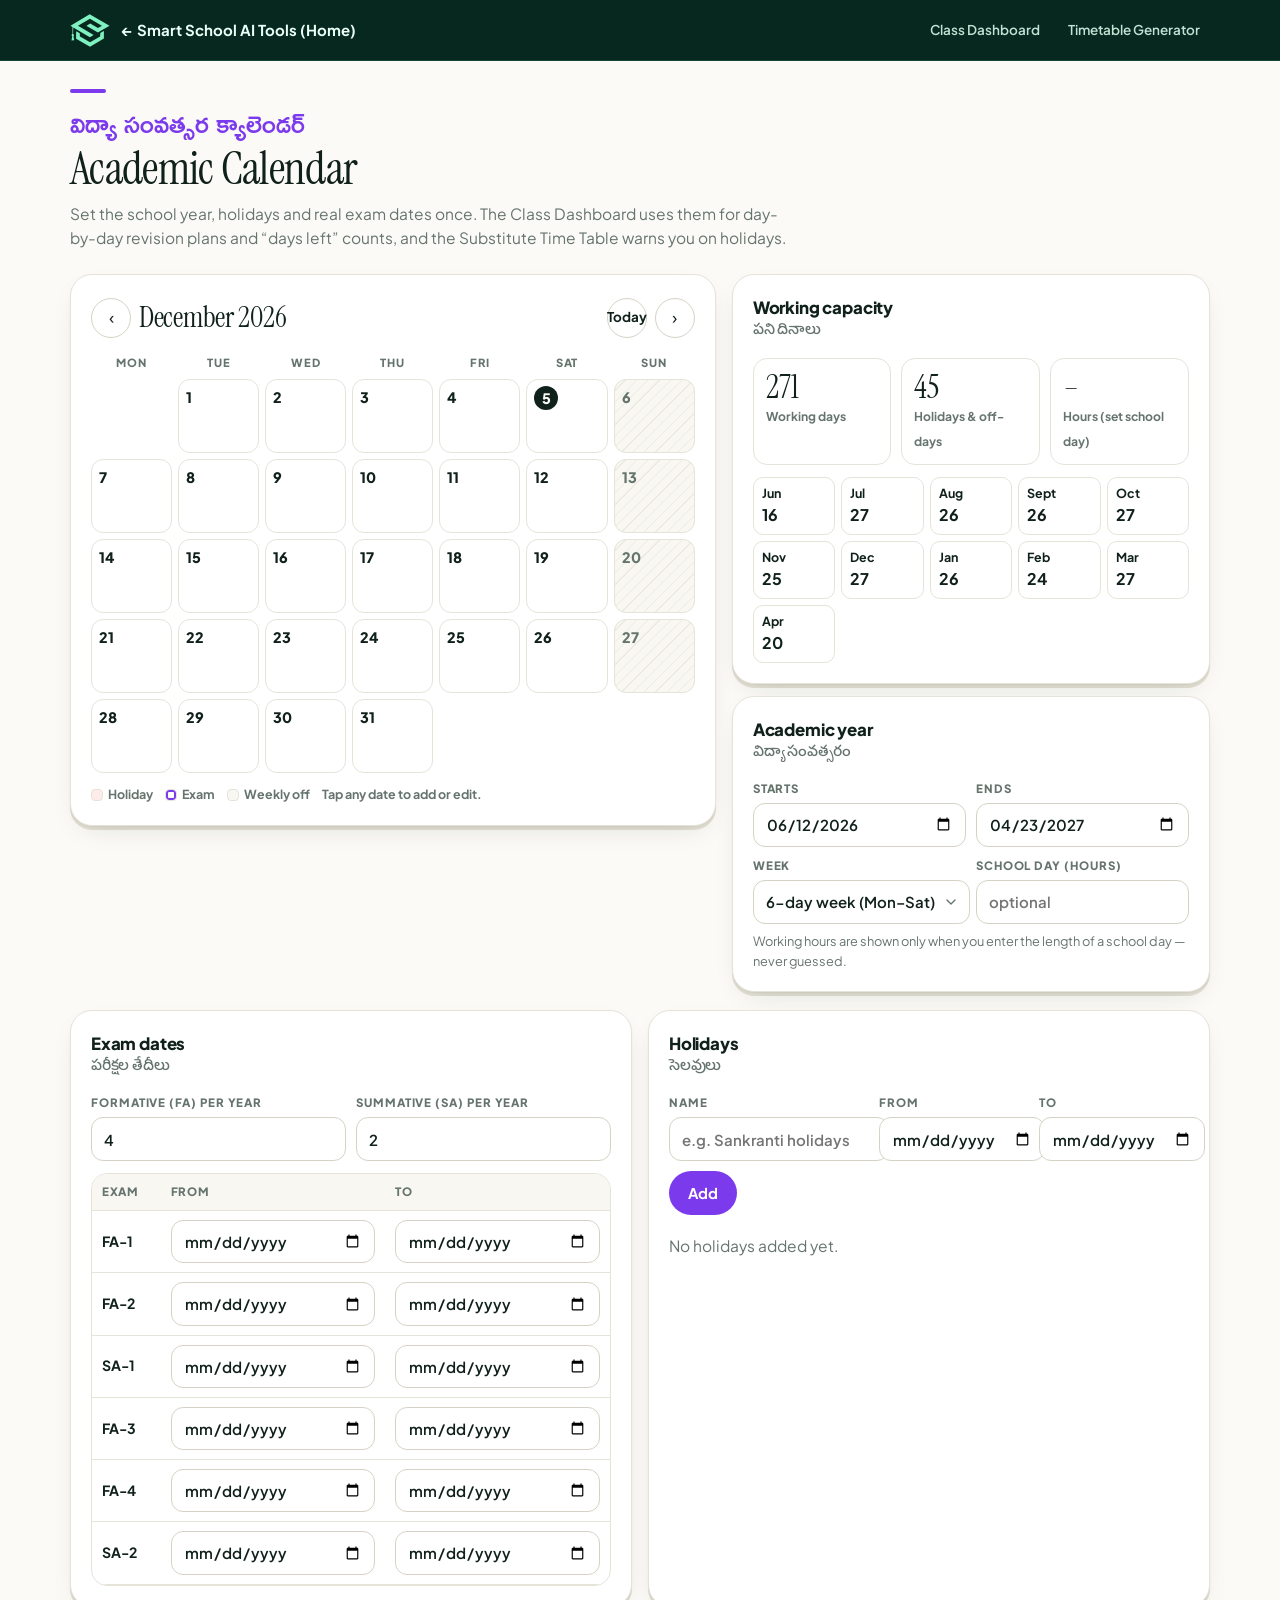
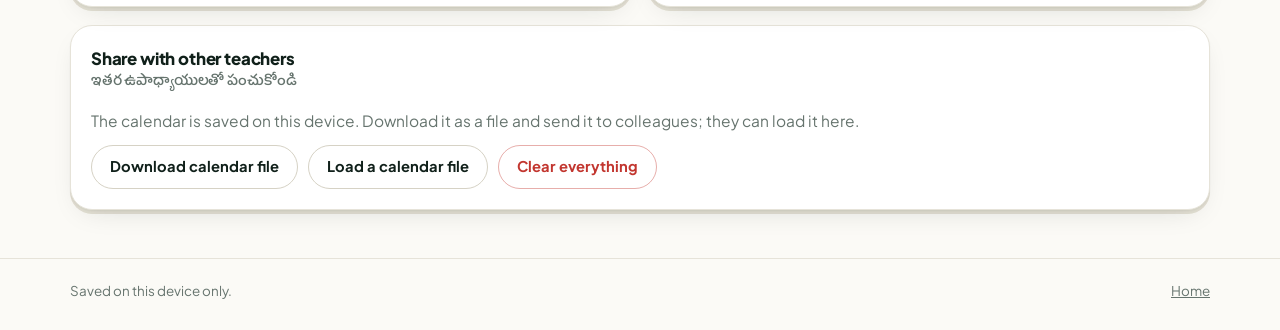
<file: calendar.html>
<!DOCTYPE html>
<html lang="en">
<head>
<meta charset="utf-8">
<meta name="viewport" content="width=device-width, initial-scale=1, viewport-fit=cover">
<title>Academic Calendar – Smart School AI Tools</title>
<meta name="description" content="Your school's academic year, holidays and exam dates — feeds the prep plans, exam readiness and substitute time table.">
<link rel="manifest" href="manifest.webmanifest"><meta name="theme-color" content="#06281F">
<link rel="icon" type="image/svg+xml" href="assets/favicon.svg"><link rel="icon" href="icons/icon-192.png"><link rel="apple-touch-icon" href="icons/apple-touch-icon.png">
<link rel="preconnect" href="https://fonts.googleapis.com"><link rel="preconnect" href="https://fonts.gstatic.com" crossorigin>
<link href="https://fonts.googleapis.com/css2?family=Plus+Jakarta+Sans:wght@400;500;600;700;800&family=Instrument+Serif&family=Ramabhadra&family=Baloo+Tammudu+2:wght@600;700&family=Noto+Sans+Telugu:wght@400;600;700&display=swap" rel="stylesheet">
<link rel="stylesheet" href="assets/pages.css">
<style>
.cal-top{display:grid;grid-template-columns:minmax(0,1.35fr) minmax(0,1fr);gap:16px;align-items:start}
@media (max-width:900px){.cal-top{grid-template-columns:1fr}}
.month-nav{display:flex;align-items:center;gap:8px}
.month-nav h2{flex:1;margin:0;font-family:var(--serif);font-weight:400;font-size:1.8rem}
.month-nav button{width:40px;height:40px;border-radius:50%;border:1px solid var(--line-2);background:var(--surface);cursor:pointer;font-size:1.1rem}
.mgrid{display:grid;grid-template-columns:repeat(7,minmax(0,1fr));gap:6px;margin-top:14px}
.mgrid .wd{font-size:.7rem;font-weight:800;letter-spacing:.08em;text-transform:uppercase;color:var(--muted);text-align:center;padding-bottom:2px}
.day{position:relative;min-height:74px;border:1px solid var(--line);border-radius:12px;padding:6px 7px;background:var(--surface);text-align:left;cursor:pointer;display:flex;flex-direction:column;gap:3px;transition:border-color .15s,transform .1s}
.day:hover{border-color:var(--a)}
.day:active{transform:scale(.98)}
.day .dn{font-weight:800;font-size:.9rem}
.day .ev{font-size:.68rem;font-weight:700;line-height:1.2;padding:2px 5px;border-radius:6px;overflow:hidden;text-overflow:ellipsis;white-space:nowrap}
.day.out{visibility:hidden}
.day.off{background:repeating-linear-gradient(135deg,transparent 0 7px,color-mix(in srgb,var(--line) 70%,transparent) 7px 8px),var(--surface-2);color:var(--muted)}
.day.hol{background:var(--err-soft);border-color:color-mix(in srgb,var(--err) 35%,transparent)}
.day.hol .ev{background:color-mix(in srgb,var(--err) 18%,transparent);color:var(--err)}
.day.exam{border-color:var(--a);box-shadow:inset 0 0 0 1px var(--a)}
.day .ev.ex{background:color-mix(in srgb,var(--a) 16%,transparent);color:var(--a)}
.day.today .dn{display:inline-grid;place-items:center;width:24px;height:24px;border-radius:50%;background:var(--ink);color:var(--bg)}
.day.outyear{opacity:.45}
@media (max-width:640px){
  .mgrid{gap:4px}
  .mgrid .wd{font-size:.72rem;letter-spacing:.02em}
  .day{min-height:50px;padding:5px 4px;border-radius:10px;align-items:center}
  .day .dn{font-size:.95rem}
  .day .ev{font-size:0;padding:0;height:6px;width:70%;border-radius:3px}
  .month-nav h2{font-size:1.45rem}
  .month-nav button{width:44px;height:44px}
  .cap{gap:8px}.cap div{padding:10px}.cap b{font-size:1.6rem}
  .evlist .when{min-width:96px}
  .examtbl input{min-width:132px}
  dialog .act .btn{flex:1}
}
.legend2{display:flex;flex-wrap:wrap;gap:12px;margin-top:12px;font-size:.78rem;font-weight:700;color:var(--muted)}
.legend2 i{display:inline-block;width:12px;height:12px;border-radius:4px;margin-right:5px;vertical-align:-2px;border:1px solid var(--line)}
.cap{display:grid;grid-template-columns:repeat(3,minmax(0,1fr));gap:10px}
.cap div{border:1px solid var(--line);border-radius:14px;padding:12px}
.cap b{display:block;font-family:var(--serif);font-weight:400;font-size:2rem;line-height:1}
.cap span{font-size:.76rem;font-weight:700;color:var(--muted)}
.months{display:grid;grid-template-columns:repeat(auto-fill,minmax(78px,1fr));gap:6px;margin-top:12px}
.months div{border:1px solid var(--line);border-radius:10px;padding:6px 8px;font-size:.78rem;font-weight:700}
.months div b{display:block;font-size:1rem}
.form-row{display:flex;flex-wrap:wrap;gap:10px;align-items:flex-end}
.form-row .field{flex:1 1 140px}
.evlist{list-style:none;margin:10px 0 0;padding:0}
.evlist li{display:flex;align-items:center;gap:10px;padding:9px 0;border-top:1px solid var(--line)}
.evlist li:first-child{border-top:0}
.evlist .when{font-weight:800;font-variant-numeric:tabular-nums;min-width:120px;font-size:.88rem}
.evlist .what{flex:1;min-width:0}
.examtbl input{min-height:38px;width:100%}
dialog{border:0;border-radius:22px;padding:0;max-width:min(440px,92vw);width:100%;background:var(--surface);color:var(--ink);box-shadow:0 30px 60px -20px rgba(0,0,0,.5)}
dialog::backdrop{background:rgba(6,21,15,.45)}
dialog .dbody{padding:20px}
dialog h3{margin:0 0 4px;font-size:1.15rem}
dialog .act{display:flex;gap:8px;justify-content:flex-end;flex-wrap:wrap;margin-top:16px}
</style>
</head>
<body class="p-cal">
<header class="topbar"><div class="wrap">
  <a href="index.html"><span class="mk" aria-hidden="true"></span>← Smart School AI Tools (Home)</a>
  <nav class="sp" aria-label="Tools"><a href="dashboard.html">Class Dashboard</a><a href="timetable-generator.html">Timetable Generator</a></nav>
</div></header>

<main class="wrap">
  <div class="phead">
    <span class="kt">విద్యా సంవత్సర క్యాలెండర్</span>
    <h1>Academic Calendar</h1>
    <p>Set the school year, holidays and real exam dates once. The Class Dashboard uses them for day-by-day revision plans and “days left” counts, and the Substitute Time Table warns you on holidays.</p>
  </div>

  <div class="cal-top section">
    <div class="card">
      <div class="month-nav"><button type="button" id="mPrev" aria-label="Previous month">‹</button><h2 id="mTitle"></h2><button type="button" id="mToday" class="btn sm ghost">Today</button><button type="button" id="mNext" aria-label="Next month">›</button></div>
      <div class="mgrid" id="mGrid"></div>
      <div class="legend2"><span><i style="background:var(--err-soft)"></i>Holiday</span><span><i style="box-shadow:inset 0 0 0 2px var(--a)"></i>Exam</span><span><i style="background:var(--surface-2)"></i>Weekly off</span><span>Tap any date to add or edit.</span></div>
    </div>

    <div class="stack">
      <div class="card">
        <div class="hd"><h2>Working capacity<small>పని దినాలు</small></h2></div>
        <div class="cap" id="cap"></div>
        <div class="months" id="capMonths"></div>
      </div>
      <div class="card">
        <div class="hd"><h2>Academic year<small>విద్యా సంవత్సరం</small></h2></div>
        <div class="form-row">
          <label class="field">Starts<input type="date" id="yStart"></label>
          <label class="field">Ends<input type="date" id="yEnd"></label>
        </div>
        <div class="form-row" style="margin-top:10px">
          <label class="field">Week<select id="yPat"><option value="6-day">6-day week (Mon–Sat)</option><option value="5-day">5-day week (Mon–Fri)</option></select></label>
          <label class="field">School day (hours)<input type="number" id="yHours" min="1" max="12" step="0.5" placeholder="optional"></label>
        </div>
        <p class="muted" style="font-size:.8rem;margin:8px 0 0">Working hours are shown only when you enter the length of a school day — never guessed.</p>
      </div>
    </div>
  </div>

  <div class="grid g2 section">
    <div class="card">
      <div class="hd"><h2>Exam dates<small>పరీక్షల తేదీలు</small></h2></div>
      <div class="form-row">
        <label class="field">Formative (FA) per year<input type="number" id="pFa" min="0" max="8"></label>
        <label class="field">Summative (SA) per year<input type="number" id="pSa" min="0" max="4"></label>
      </div>
      <div class="tw" style="margin-top:12px"><table class="t examtbl"><thead><tr><th>Exam</th><th>From</th><th>To</th></tr></thead><tbody id="exRows"></tbody></table></div>
    </div>

    <div class="card">
      <div class="hd"><h2>Holidays<small>సెలవులు</small></h2></div>
      <div class="form-row">
        <label class="field" style="flex:2 1 180px">Name<input id="hName" placeholder="e.g. Sankranti holidays"></label>
        <label class="field">From<input type="date" id="hFrom"></label>
        <label class="field">To<input type="date" id="hTo"></label>
        <button class="btn" id="hAdd" type="button">Add</button>
      </div>
      <ul class="evlist" id="hList"></ul>
    </div>
  </div>

  <div class="card section">
    <div class="hd"><h2>Share with other teachers<small>ఇతర ఉపాధ్యాయులతో పంచుకోండి</small></h2></div>
    <p class="muted" style="margin:0 0 12px">The calendar is saved on this device. Download it as a file and send it to colleagues; they can load it here.</p>
    <div class="form-row"><button class="btn ghost" id="exp" type="button">Download calendar file</button><label class="btn ghost" style="cursor:pointer">Load a calendar file<input type="file" id="imp" accept=".json,application/json" hidden></label><button class="btn danger" id="reset" type="button">Clear everything</button></div>
  </div>
</main>

<dialog id="dlg"><form method="dialog" class="dbody" id="dlgForm">
  <h3 id="dTitle"></h3><p class="muted" id="dSub" style="margin:0 0 12px;font-size:.88rem"></p>
  <div class="seg" role="group" aria-label="What is on this date" id="dKind"><button type="button" data-k="none" aria-pressed="true">Normal day</button><button type="button" data-k="holiday" aria-pressed="false">Holiday</button><button type="button" data-k="exam" aria-pressed="false">Exam</button></div>
  <div id="dHol" class="form-row" style="margin-top:12px" hidden><label class="field" style="flex:1 1 100%">Holiday name<input id="dHolName" placeholder="e.g. Dasara"></label><label class="field">Until<input type="date" id="dHolTo"></label></div>
  <div id="dEx" class="form-row" style="margin-top:12px" hidden><label class="field">Exam<select id="dExKey"></select></label><label class="field">Until<input type="date" id="dExTo"></label></div>
  <div class="act"><button class="btn ghost" value="cancel">Cancel</button><button class="btn" id="dSave" value="save">Save</button></div>
</form></dialog>

<footer class="foot"><div class="wrap"><span>Saved on this device only.</span><a href="index.html">Home</a></div></footer>

<script src="assets/school-core.js"></script>
<script>
(function () {
  'use strict';
  var $ = SS.$, $$ = SS.$$, esc = SS.esc, cal = SS.calendar.get();
  var view = (function () { var t = new Date(); return { y: t.getFullYear(), m: t.getMonth() }; })();
  var today = SS.isoDate(new Date());

  function save() { SS.calendar.save(cal); renderAll(); }

  /* academic year + plan */
  $('#yStart').value = cal.year.start; $('#yEnd').value = cal.year.end; $('#yPat').value = cal.year.pattern;
  $('#yHours').value = cal.dayHours || ''; $('#pFa').value = cal.examPlan.fa; $('#pSa').value = cal.examPlan.sa;
  ['yStart', 'yEnd', 'yPat', 'yHours', 'pFa', 'pSa'].forEach(function (id) {
    $('#' + id).addEventListener('change', function () {
      var s = $('#yStart').value, e = $('#yEnd').value;
      if (s && e && s > e) { SS.toast('The year must end after it starts.'); return; }
      cal.year = { start: s || cal.year.start, end: e || cal.year.end, pattern: $('#yPat').value };
      var h = parseFloat($('#yHours').value); cal.dayHours = isFinite(h) && h > 0 ? h : null;
      cal.examPlan = { fa: Math.max(0, Math.min(8, parseInt($('#pFa').value, 10) || 0)), sa: Math.max(0, Math.min(4, parseInt($('#pSa').value, 10) || 0)) };
      save(); SS.toast('Saved.');
    });
  });

  /* exam date table */
  function examEvent(k) { return cal.events.filter(function (e) { return e.type === 'exam' && e.examKey === k; })[0]; }
  function setExam(k, from, to) {
    cal.events = cal.events.filter(function (e) { return !(e.type === 'exam' && e.examKey === k); });
    if (from) cal.events.push({ id: SS.calendar.uid(), type: 'exam', examKey: k, label: k, start: from, end: to && to >= from ? to : from });
  }
  function renderExams() {
    var seq = SS.examSequence(cal.examPlan.fa, cal.examPlan.sa);
    $('#exRows').innerHTML = seq.map(function (k) {
      var e = examEvent(k) || {};
      return '<tr><td><b>' + esc(k) + '</b></td><td><input class="in" type="date" data-k="' + esc(k) + '" data-f="from" value="' + esc(e.start || '') + '" aria-label="' + esc(k) + ' from"></td><td><input class="in" type="date" data-k="' + esc(k) + '" data-f="to" value="' + esc(e.end || '') + '" aria-label="' + esc(k) + ' to"></td></tr>';
    }).join('');
    $$('#exRows input').forEach(function (inp) {
      inp.addEventListener('change', function () {
        var k = inp.dataset.k, from = $('#exRows input[data-k="' + k + '"][data-f="from"]').value, to = $('#exRows input[data-k="' + k + '"][data-f="to"]').value;
        setExam(k, from, to); save(); SS.toast(k + (from ? ' set to ' + SS.fmtDate(from) : ' date cleared') + '.');
      });
    });
  }

  /* holidays */
  $('#hAdd').addEventListener('click', function () {
    var n = $('#hName').value.trim(), f = $('#hFrom').value, t = $('#hTo').value || f;
    if (!f) { SS.toast('Choose the first day of the holiday.'); return; }
    if (t < f) { SS.toast('The holiday must end on or after it starts.'); return; }
    cal.events.push({ id: SS.calendar.uid(), type: 'holiday', label: n || 'Holiday', start: f, end: t });
    $('#hName').value = ''; $('#hFrom').value = ''; $('#hTo').value = '';
    save(); SS.toast('Holiday added.');
  });
  function renderHolidays() {
    var hs = cal.events.filter(function (e) { return e.type === 'holiday'; }).sort(function (a, b) { return a.start < b.start ? -1 : 1; });
    $('#hList').innerHTML = hs.length ? hs.map(function (h) {
      var days = SS.calendar.workingDates(h.start, h.end, Object.assign({}, cal, { events: [] })).length;
      return '<li><span class="when">' + SS.fmtDate(h.start, { day: 'numeric', month: 'short' }) + (h.end !== h.start ? ' – ' + SS.fmtDate(h.end, { day: 'numeric', month: 'short' }) : '') + '</span><span class="what"><b>' + esc(h.label) + '</b><br><small class="muted">' + days + ' school day' + (days === 1 ? '' : 's') + ' off</small></span><button class="btn sm danger" data-del="' + esc(h.id) + '" type="button">Remove</button></li>';
    }).join('') : '<li class="muted">No holidays added yet.</li>';
    $$('#hList [data-del]').forEach(function (b) { b.addEventListener('click', function () { cal.events = cal.events.filter(function (e) { return e.id !== b.dataset.del; }); save(); }); });
  }

  /* capacity */
  function renderCapacity() {
    var c = SS.calendar.capacity(cal);
    $('#cap').innerHTML = '<div><b>' + c.working + '</b><span>Working days</span></div><div><b>' + c.nonWorking + '</b><span>Holidays &amp; off-days</span></div><div><b>' + (c.hours != null ? c.hours : '–') + '</b><span>' + (c.hours != null ? 'Working hours' : 'Hours (set school day)') + '</span></div>';
    var hol = SS.calendar.holidaySet(cal), byM = {};
    var d = cal.year.start, guard = 0;
    while (d <= cal.year.end && guard++ < 800) {
      var k = d.slice(0, 7); byM[k] = byM[k] || 0;
      if (SS.calendar.isWorkingWeekday(d, cal.year.pattern) && !hol[d]) byM[k]++;
      d = SS.addDays(d, 1);
    }
    $('#capMonths').innerHTML = Object.keys(byM).map(function (k) { return '<div>' + SS.fmtDate(k + '-01', { month: 'short' }) + '<b>' + byM[k] + '</b></div>'; }).join('');
  }

  /* month grid */
  function renderMonth() {
    var first = new Date(view.y, view.m, 1), days = new Date(view.y, view.m + 1, 0).getDate();
    $('#mTitle').textContent = first.toLocaleDateString('en-IN', { month: 'long', year: 'numeric' });
    var hol = SS.calendar.holidaySet(cal), lead = (first.getDay() + 6) % 7; /* Monday first */
    var html = ['Mon', 'Tue', 'Wed', 'Thu', 'Fri', 'Sat', 'Sun'].map(function (w) { return '<div class="wd">' + w + '</div>'; }).join('');
    for (var i = 0; i < lead; i++) html += '<div class="day out" aria-hidden="true"></div>';
    for (var dd = 1; dd <= days; dd++) {
      var iso = SS.isoDate(new Date(view.y, view.m, dd));
      var exams = cal.events.filter(function (e) { return e.type === 'exam' && e.start <= iso && (e.end || e.start) >= iso; });
      var cls = ['day'], evs = '';
      if (!SS.calendar.isWorkingWeekday(iso, cal.year.pattern)) cls.push('off');
      if (hol[iso]) { cls.push('hol'); evs += '<span class="ev">' + esc(hol[iso]) + '</span>'; }
      if (exams.length) { cls.push('exam'); evs += exams.map(function (e) { return '<span class="ev ex">' + esc(e.examKey) + '</span>'; }).join(''); }
      if (iso === today) cls.push('today');
      if (iso < cal.year.start || iso > cal.year.end) cls.push('outyear');
      html += '<button type="button" class="' + cls.join(' ') + '" data-d="' + iso + '" aria-label="' + esc(SS.fmtDate(iso, { weekday: 'long', day: 'numeric', month: 'long' })) + (hol[iso] ? ', holiday: ' + esc(hol[iso]) : '') + (exams.length ? ', exam ' + esc(exams.map(function (e) { return e.examKey; }).join(', ')) : '') + '"><span class="dn">' + dd + '</span>' + evs + '</button>';
    }
    $('#mGrid').innerHTML = html;
    $$('#mGrid .day[data-d]').forEach(function (b) { b.addEventListener('click', function () { openDay(b.dataset.d); }); });
  }
  $('#mPrev').addEventListener('click', function () { view.m--; if (view.m < 0) { view.m = 11; view.y--; } renderMonth(); });
  $('#mNext').addEventListener('click', function () { view.m++; if (view.m > 11) { view.m = 0; view.y++; } renderMonth(); });
  $('#mToday').addEventListener('click', function () { var t = new Date(); view = { y: t.getFullYear(), m: t.getMonth() }; renderMonth(); });

  /* day editor */
  var dlg = $('#dlg'), editing = null, kind = 'none', coverH = null, coverX = null;
  function setKind(k) { kind = k; $$('#dKind button').forEach(function (b) { b.setAttribute('aria-pressed', b.dataset.k === k ? 'true' : 'false'); }); $('#dHol').hidden = k !== 'holiday'; $('#dEx').hidden = k !== 'exam'; }
  $$('#dKind button').forEach(function (b) { b.addEventListener('click', function () { setKind(b.dataset.k); }); });
  function openDay(iso) {
    editing = iso;
    var h = cal.events.filter(function (e) { return e.type === 'holiday' && e.start <= iso && e.end >= iso; })[0];
    var x = cal.events.filter(function (e) { return e.type === 'exam' && e.start <= iso && (e.end || e.start) >= iso; })[0];
    $('#dTitle').textContent = SS.fmtDate(iso, { weekday: 'long', day: 'numeric', month: 'long', year: 'numeric' });
    coverH = h || null; coverX = x || null;
    var cover = h || x;
    $('#dSub').textContent = cover && (cover.end || cover.start) !== cover.start ? 'Part of “' + (cover.label || cover.examKey) + '” (' + SS.fmtDate(cover.start, { day: 'numeric', month: 'short' }) + ' – ' + SS.fmtDate(cover.end, { day: 'numeric', month: 'short' }) + '). Saving replaces that whole entry.' : SS.calendar.isWorkingWeekday(iso, cal.year.pattern) ? 'A normal school day unless you change it.' : 'Weekly off-day.';
    if (h) { $('#dHolName').value = h.label; }
    $('#dExKey').innerHTML = SS.examSequence(cal.examPlan.fa, cal.examPlan.sa).map(function (k) { return '<option>' + k + '</option>'; }).join('');
    $('#dHolName').value = h ? h.label : ''; $('#dHolTo').value = h ? h.end : iso;
    if (x) { $('#dExKey').value = x.examKey; $('#dExTo').value = x.end || iso; } else $('#dExTo').value = iso;
    setKind(h ? 'holiday' : x ? 'exam' : 'none');
    if (dlg.showModal) dlg.showModal(); else dlg.setAttribute('open', '');
  }
  dlg.addEventListener('close', function () {
    if (dlg.returnValue !== 'save' || !editing) return;
    var iso = editing;
    /* clear what was on this date, then add the new thing */
    cal.events = cal.events.filter(function (e) { return !(e.start <= iso && (e.end || e.start) >= iso); });
    var hs = coverH ? coverH.start : iso, xs = coverX ? coverX.start : iso;
    if (kind === 'holiday') { var to = $('#dHolTo').value >= hs ? $('#dHolTo').value : hs; cal.events.push({ id: SS.calendar.uid(), type: 'holiday', label: $('#dHolName').value.trim() || 'Holiday', start: hs, end: to }); }
    if (kind === 'exam') setExam($('#dExKey').value, xs, $('#dExTo').value >= xs ? $('#dExTo').value : xs);
    save(); SS.toast('Saved.');
  });

  /* share */
  $('#exp').addEventListener('click', function () {
    var blob = new Blob([JSON.stringify(cal, null, 1)], { type: 'application/json' }), a = document.createElement('a');
    a.href = URL.createObjectURL(blob); a.download = 'Academic_Calendar.json'; document.body.appendChild(a); a.click(); a.remove();
    setTimeout(function () { URL.revokeObjectURL(a.href); }, 4000);
  });
  $('#imp').addEventListener('change', function () {
    var f = this.files[0]; this.value = ''; if (!f) return;
    f.text().then(function (t) {
      var c = JSON.parse(t);
      if (!c || !c.year || !c.year.start || !Array.isArray(c.events)) throw new Error('bad');
      cal = c; SS.calendar.save(cal); cal = SS.calendar.get();
      $('#yStart').value = cal.year.start; $('#yEnd').value = cal.year.end; $('#yPat').value = cal.year.pattern; $('#yHours').value = cal.dayHours || ''; $('#pFa').value = cal.examPlan.fa; $('#pSa').value = cal.examPlan.sa;
      renderAll(); SS.toast('Calendar loaded.');
    }).catch(function () { SS.toast('That file is not a Smart School calendar.'); });
  });
  $('#reset').addEventListener('click', function () {
    if (!confirm('Remove all holidays and exam dates from this device?')) return;
    SS.ls('ss_calendar_v1', null); location.reload();
  });

  function renderAll() { renderMonth(); renderExams(); renderHolidays(); renderCapacity(); }
  renderAll();
})();
</script>
</body>
</html>
</file>
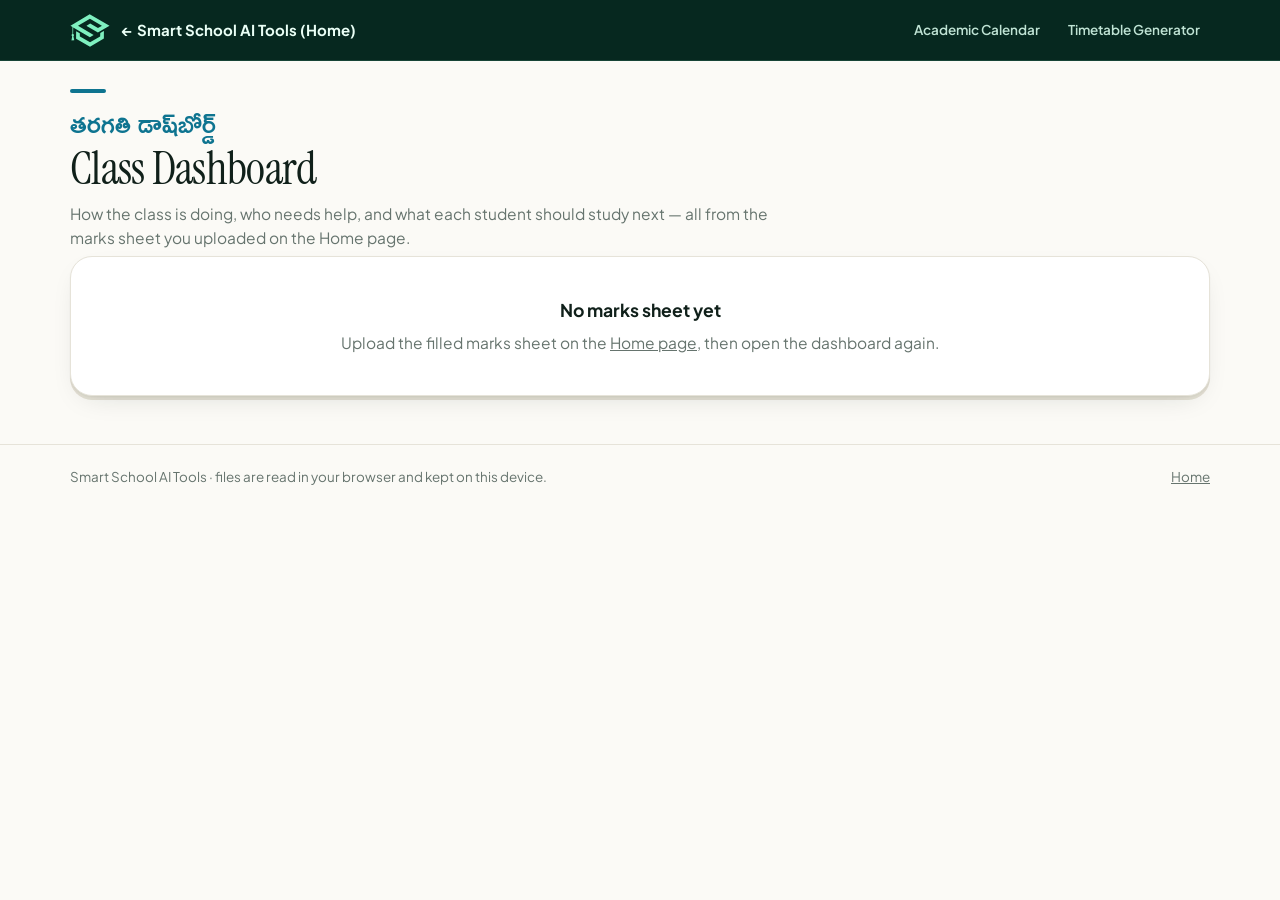
<file: dashboard.html>
<!DOCTYPE html>
<html lang="en">
<head>
<meta charset="utf-8">
<meta name="viewport" content="width=device-width, initial-scale=1, viewport-fit=cover">
<title>Class Dashboard – Smart School AI Tools</title>
<meta name="description" content="Class performance overview, student-by-student analysis and exam prep plans from your marks sheet.">
<link rel="manifest" href="manifest.webmanifest"><meta name="theme-color" content="#06281F">
<link rel="icon" type="image/svg+xml" href="assets/favicon.svg"><link rel="icon" href="icons/icon-192.png"><link rel="apple-touch-icon" href="icons/apple-touch-icon.png">
<link rel="preconnect" href="https://fonts.googleapis.com"><link rel="preconnect" href="https://fonts.gstatic.com" crossorigin>
<link href="https://fonts.googleapis.com/css2?family=Plus+Jakarta+Sans:wght@400;500;600;700;800&family=Instrument+Serif&family=Ramabhadra&family=Baloo+Tammudu+2:wght@600;700&family=Noto+Sans+Telugu:wght@400;600;700&display=swap" rel="stylesheet">
<link rel="stylesheet" href="assets/pages.css">
<style>
.stu-head{display:flex;flex-wrap:wrap;align-items:center;gap:14px}
.stu-head .av{width:54px;height:54px;border-radius:18px;display:grid;place-items:center;font-family:var(--te);font-size:1.5rem;color:#fff;background:linear-gradient(160deg,#22D3EE,#0E7490)}
.stu-head h2{margin:0;font-family:var(--serif);font-weight:400;font-size:2rem;line-height:1}
.stu-head .meta{color:var(--muted);font-weight:600;font-size:.9rem}
.stu-head .act{margin-left:auto;display:flex;gap:8px;flex-wrap:wrap}
td .cmp{display:block;font-size:.72rem;font-weight:700;color:var(--muted)}
td .cmp.up{color:var(--ok)}td .cmp.down{color:var(--err)}
.att-grid{display:grid;grid-template-columns:repeat(auto-fill,minmax(64px,1fr));gap:8px}
.att-grid div{border:1px solid var(--line);border-radius:12px;padding:8px;text-align:center}
.att-grid b{display:block;font-size:1.05rem}
.att-grid span{font-size:.72rem;font-weight:700;color:var(--muted)}
.att-grid .lo{border-color:color-mix(in srgb,var(--err) 40%,transparent);background:var(--err-soft)}
.prep{border:1px solid var(--line);border-radius:18px;padding:16px;background:var(--surface-2)}
.prep h4{margin:0;font-size:1rem;display:flex;flex-wrap:wrap;align-items:center;gap:8px}
.prep h4 .te{font-size:.92rem;color:var(--a)}
.prep ol,.prep ul{margin:8px 0 0;padding-left:20px}
.prep li{margin:3px 0}
.prep .lbl{margin-top:12px;font-size:.72rem;font-weight:800;letter-spacing:.08em;text-transform:uppercase;color:var(--muted)}
.days{display:grid;gap:6px;margin-top:8px}
.days div{display:grid;grid-template-columns:110px 1fr;gap:10px;padding:8px 10px;border-radius:10px;background:var(--surface);border:1px solid var(--line);font-size:.88rem}
.days div b{font-variant-numeric:tabular-nums}
.days div.rv{border-color:color-mix(in srgb,var(--sun) 55%,transparent);background:var(--warn-soft)}
.labs{display:grid;gap:8px;margin-top:8px}
.labs .lab{display:flex;flex-wrap:wrap;align-items:center;gap:8px;padding:10px 12px;border-radius:12px;background:var(--surface);border:1px solid var(--line);font-weight:700;font-size:.88rem}
.labs .lab span{flex:1 1 180px}
.labs .lab a{padding:5px 11px;border-radius:999px;background:color-mix(in srgb,var(--a) 12%,transparent);color:var(--a);text-decoration:none;font-size:.8rem}
.labs .lab a:hover{background:var(--a);color:var(--a-ink)}
.rd-grid{display:grid;grid-template-columns:repeat(2,minmax(0,1fr));gap:14px}
@media (max-width:760px){.rd-grid{grid-template-columns:1fr}}
.search{flex:1 1 200px}
.pdf-area{background:var(--bg)}
.tips{margin-top:10px}.tips summary{cursor:pointer;font-weight:700;font-size:.85rem;color:var(--a)}
#prepBody .rd-grid{margin-top:4px}
</style>
</head>
<body class="p-dash">
<header class="topbar"><div class="wrap">
  <a href="index.html"><span class="mk" aria-hidden="true"></span>← Smart School AI Tools (Home)</a>
  <nav class="sp" aria-label="Tools"><a href="calendar.html">Academic Calendar</a><a href="timetable-generator.html">Timetable Generator</a></nav>
</div></header>

<main class="wrap">
  <div class="phead">
    <span class="kt">తరగతి డాష్‌బోర్డ్</span>
    <h1>Class Dashboard</h1>
    <p>How the class is doing, who needs help, and what each student should study next — all from the marks sheet you uploaded on the Home page.</p>
  </div>

  <div id="state"></div>

  <div id="app" hidden>
    <div class="toolbar">
      <label class="field">Class<select id="fCls"></select></label>
      <label class="field">Section<select id="fSec"></select></label>
      <label class="field">Exam<select id="fEx"></select></label>
      <span class="muted" id="fInfo" style="margin-left:auto;font-size:.85rem;font-weight:600"></span>
    </div>

    <div class="tabs" role="tablist">
      <button role="tab" aria-selected="true" data-tab="ov">Class overview</button>
      <button role="tab" aria-selected="false" data-tab="st">Students</button>
      <button role="tab" aria-selected="false" data-tab="rd">Exam readiness</button>
    </div>

    <section id="tab-ov" class="section"></section>
    <section id="tab-st" class="section" hidden></section>
    <section id="tab-rd" class="section" hidden></section>
  </div>
</main>

<footer class="foot"><div class="wrap"><span>Smart School AI Tools · files are read in your browser and kept on this device.</span><a href="index.html">Home</a></div></footer>

<script src="assets/syllabus-data.js"></script>
<script src="assets/school-core.js"></script>
<script>
(function () {
  'use strict';
  var $ = SS.$, $$ = SS.$$, esc = SS.esc;
  var M = null, view = null, stats = null, current = { cls: '', sec: '', ex: '' }, openStudent = null;
  var SUBNAME = function (code) { var d = window.SS_DATA.subjects[code]; return d ? d.en : code; };

  function icon(path) { return '<svg class="i" viewBox="0 0 24 24" aria-hidden="true">' + path + '</svg>'; }
  var I_INFO = icon('<circle cx="12" cy="12" r="9"/><path d="M12 11v5.5M12 7.6h.01"/>');

  SS.loadMarks().then(function (m) {
    if (!m || !m.data || !m.data.stu.length) {
      $('#state').innerHTML = '<div class="card empty"><b>No marks sheet yet</b>Upload the filled marks sheet on the <a href="index.html#how">Home page</a>, then open the dashboard again.</div>';
      return;
    }
    M = m; $('#app').hidden = false;
    var classes = (m.data.meta.classes || []).filter(Boolean);
    var q = new URLSearchParams(location.search);
    $('#fCls').innerHTML = classes.map(function (c) { return '<option value="' + esc(c) + '">Class ' + esc(c) + '</option>'; }).join('');
    $('#fCls').value = classes.indexOf(q.get('cls')) >= 0 ? q.get('cls') : classes[classes.length - 1];
    $('#fInfo').textContent = m.file + ' · ' + m.data.stu.length + ' students';
    ['fCls', 'fSec', 'fEx'].forEach(function (id) { $('#' + id).addEventListener('change', function () { if (id === 'fCls') fillSections(); if (id !== 'fEx') fillExams(); render(); }); });
    fillSections();
    if (q.get('sec') && SS.sections(m.data, $('#fCls').value).indexOf(q.get('sec')) >= 0) $('#fSec').value = q.get('sec');
    fillExams(); render();
    if (q.get('tab')) showTab(q.get('tab'));
  }).catch(function (e) {
    $('#state').innerHTML = '<div class="note">' + I_INFO + '<span>' + esc(e.message || 'Could not read the marks sheet.') + '</span></div>';
  });

  function fillSections() {
    var secs = SS.sections(M.data, $('#fCls').value);
    $('#fSec').innerHTML = '<option value="">All sections</option>' + secs.map(function (s) { return '<option>' + esc(s) + '</option>'; }).join('');
  }
  function fillExams() {
    var v = SS.classView(M.data, $('#fCls').value, $('#fSec').value), prev = $('#fEx').value;
    $('#fEx').innerHTML = v.exams.map(function (e) { return '<option value="' + esc(e.k) + '">' + esc(e.k) + '</option>'; }).join('');
    if (v.exams.some(function (e) { return e.k === prev; })) $('#fEx').value = prev; else if (v.exams.length) $('#fEx').value = v.exams[v.exams.length - 1].k;
  }

  $$('.tabs button').forEach(function (b) { b.addEventListener('click', function () { showTab(b.dataset.tab); }); });
  function showTab(t) {
    $$('.tabs button').forEach(function (b) { b.setAttribute('aria-selected', b.dataset.tab === t ? 'true' : 'false'); });
    ['ov', 'st', 'rd'].forEach(function (k) { $('#tab-' + k).hidden = k !== t; });
  }

  function render() {
    current = { cls: $('#fCls').value, sec: $('#fSec').value, ex: $('#fEx').value };
    view = SS.classView(M.data, current.cls, current.sec);
    if (!view.exams.length) {
      $('#tab-ov').innerHTML = $('#tab-st').innerHTML = $('#tab-rd').innerHTML = '<div class="card empty"><b>No marks in this class yet</b>Type the marks for at least one exam in the sheet and upload it again.</div>';
      return;
    }
    stats = SS.classStats(view.students, view.exams, current.ex);
    renderOverview(); renderStudents(); renderReadiness();
  }

  /* ---------------------------------------------------------------- overview */
  function gradeBadge(g) { return '<span class="gp" style="background:' + (SS.GRADE_COLOR[g] || '#7C8A84') + '">' + esc(g || '–') + '</span>'; }
  function renderOverview() {
    var s = stats, prevIdx = view.exams.map(function (e) { return e.k; }).indexOf(s.key) - 1;
    var prev = prevIdx >= 0 ? s.trend[prevIdx] : null, cur = s.trend[prevIdx + 1];
    var delta = prev && cur && SS.isNum(prev.pct) && SS.isNum(cur.pct) ? SS.round1(cur.pct - prev.pct) : null;
    var gradeTotal = s.grades.reduce(function (a, g) { return a + g.count; }, 0) || 1;
    var html = '';
    html += '<div class="grid g4">' +
      kpi(s.total, 'Students' + (current.sec ? ' in ' + current.cls + '-' + current.sec : ' in Class ' + current.cls), s.absent ? s.absent + ' absent for ' + s.key : '') +
      kpi(s.passPct != null ? s.passPct + '%' : '–', 'Passed ' + s.key, s.pass + ' of ' + s.graded, 'ok') +
      kpi(s.fail, 'Failed (D2)', s.fail ? 'need extra help' : 'nobody failed', s.fail ? 'down' : 'up') +
      kpi(s.avgAttendance != null ? s.avgAttendance + '%' : '–', 'Average attendance', s.lowAttendance.length ? s.lowAttendance.length + ' below 75%' : 'everyone above 75%', s.lowAttendance.length ? 'down' : 'up') +
      '</div>';
    html += '<div class="grid g2 section">' +
      '<div class="card"><div class="hd"><h2>Grade spread · ' + esc(s.key) + '<small>గ్రేడ్ల వారీగా</small></h2></div>' +
        '<div class="gradebar">' + s.grades.filter(function (g) { return g.count; }).map(function (g) { return '<span style="flex:' + g.count + ';background:' + SS.GRADE_COLOR[g.grade] + '" title="' + g.grade + ': ' + g.count + '">' + (g.count * 100 / gradeTotal >= 6 ? g.grade : '') + '</span>'; }).join('') + '</div>' +
        '<div class="legend">' + s.grades.map(function (g) { return '<span><i style="background:' + SS.GRADE_COLOR[g.grade] + '"></i>' + g.grade + ' · ' + g.count + '</span>'; }).join('') + '</div></div>' +
      '<div class="card"><div class="hd"><h2>Class average across exams<small>పరీక్షల వారీగా సగటు</small></h2>' + (delta != null ? '<span class="tag ' + (delta >= 0 ? 'ok' : 'err') + '">' + (delta >= 0 ? '▲ ' : '▼ ') + Math.abs(delta) + '% vs ' + esc(prev.exam) + '</span>' : '') + '</div>' +
        SS.lineChart(s.trend.map(function (t) { return { label: t.exam, value: t.pct }; }), { label: 'Class average percentage per exam' }) + '</div>' +
      '</div>';
    html += '<div class="card section"><div class="hd"><h2>Subject averages · ' + esc(s.key) + '<small>సబ్జెక్టుల వారీగా సగటు మార్కులు</small></h2><span class="muted" style="font-size:.8rem;font-weight:600">bar = average · right = % of students at or above 35%</span></div>' +
      SS.barList(s.subjects.map(function (x) { return { label: SUBNAME(x.subject), value: x.avg, max: x.max, color: x.pct >= 75 ? '#12A37A' : x.pct >= 50 ? '#2F80ED' : x.pct >= 35 ? '#D99A00' : '#E5484D', note: x.avg + '/' + x.max + ' · ' + x.passPct + '%' }; })) + '</div>';
    html += '<div class="grid g3 section">' +
      '<div class="card"><div class="hd"><h2>Top performers<small>మొదటి 5 స్థానాలు</small></h2></div><ul class="plist">' +
        (s.top.length ? s.top.map(function (r) { return '<li><span class="no">' + r.rank + '</span><button class="nm" data-open="' + view.students.indexOf(r.s) + '">' + esc(r.s.name) + '<small>' + esc(r.s.cls) + ' · ' + r.total + '/' + r.max + '</small></button>' + gradeBadge(r.grade) + '</li>'; }).join('') : '<li class="muted">No ranks in this exam.</li>') + '</ul></div>' +
      '<div class="card"><div class="hd"><h2>Needs attention<small>ప్రత్యేక శ్రద్ధ అవసరం</small></h2></div><ul class="plist">' +
        (s.attention.length ? s.attention.map(function (r) { return '<li><span class="no">' + (SS.isNum(r.rank) ? r.rank : '–') + '</span><button class="nm" data-open="' + view.students.indexOf(r.s) + '">' + esc(r.s.name) + '<small>' + (r.reason === 'fail' ? 'Failed ' + esc(s.key) : 'Low grade') + ' · ' + r.total + '/' + r.max + '</small></button>' + gradeBadge(r.grade) + '</li>'; }).join('') : '<li class="muted">Nobody is failing or on a low grade. 🎉</li>') + '</ul></div>' +
      '<div class="card"><div class="hd"><h2>Low attendance<small>హాజరు 75% కంటే తక్కువ</small></h2></div><ul class="plist">' +
        (s.lowAttendance.length ? s.lowAttendance.slice(0, 6).map(function (r) { return '<li><button class="nm" data-open="' + view.students.indexOf(r.s) + '">' + esc(r.s.name) + '<small>' + esc(r.s.cls) + '</small></button><span class="tag err">' + r.pct + '%</span></li>'; }).join('') : '<li class="muted">Everyone is above 75%.</li>') + '</ul></div>' +
      '</div>';
    $('#tab-ov').innerHTML = html;
    bindOpen($('#tab-ov'));
  }
  function kpi(v, label, sub, tone) { return '<div class="card kpi"><b>' + esc(v) + '</b><span>' + esc(label) + '</span>' + (sub ? '<em class="' + (tone || '') + '">' + esc(sub) + '</em>' : '') + '</div>'; }
  function bindOpen(root) { $$('[data-open]', root).forEach(function (b) { b.addEventListener('click', function () { showTab('st'); openStudentView(view.students[+b.dataset.open]); }); }); }

  /* ---------------------------------------------------------------- students */
  function renderStudents() {
    var key = stats.key;
    var list = view.students.map(function (s, i) { return { s: s, i: i, e: s.ex[key], att: SS.attendancePct(s) }; });
    list.sort(function (a, b) { var ra = a.e && SS.isNum(a.e.rk) ? a.e.rk : 1e9, rb = b.e && SS.isNum(b.e.rk) ? b.e.rk : 1e9; return ra - rb; });
    $('#tab-st').innerHTML = '<div id="stuOne"></div><div class="card" id="stuList"><div class="hd"><h2>All students · ' + esc(key) + '<small>పేరు నొక్కి పూర్తి విశ్లేషణ చూడండి</small></h2><label class="field search">Search<input id="q" type="search" placeholder="Type a name"></label></div>' +
      '<div class="tw"><table class="t"><thead><tr><th>Rank</th><th>Name</th><th>Sec</th><th class="n">Total</th><th class="n">%</th><th>Grade</th><th>Result</th><th class="n">Attendance</th></tr></thead><tbody>' +
      list.map(function (r) {
        var e = r.e;
        return '<tr data-name="' + esc(r.s.name.toLowerCase()) + '"><td>' + (e && SS.isNum(e.rk) ? e.rk : '–') + '</td><td><button class="lnk" data-i="' + r.i + '">' + esc(r.s.name) + '</button></td><td>' + esc(r.s.sec) + '</td>' +
          '<td class="n">' + (e ? esc(e.tm) + '/' + esc(e.tmax) : '–') + '</td><td class="n">' + (e && SS.isNum(e.tm) && e.tmax ? Math.round(e.tm * 100 / e.tmax) : '–') + '</td>' +
          '<td>' + (e ? gradeBadge(e.tg) : '') + '</td><td>' + (e ? '<span class="tag ' + (e.res === 'PASS' ? 'ok' : e.res === 'FAIL' ? 'err' : '') + '">' + esc(e.res || '') + '</span>' : '<span class="tag">No marks</span>') + '</td>' +
          '<td class="n">' + (r.att != null ? '<span class="' + (r.att < 75 ? 'down' : '') + '">' + r.att + '%</span>' : '–') + '</td></tr>';
      }).join('') + '</tbody></table></div></div>';
    $('#q').addEventListener('input', function () { var v = this.value.trim().toLowerCase(); $$('#stuList tbody tr').forEach(function (tr) { tr.hidden = v && tr.dataset.name.indexOf(v) < 0; }); });
    $$('#stuList button.lnk').forEach(function (b) { b.addEventListener('click', function () { openStudentView(view.students[+b.dataset.i]); }); });
    if (openStudent && view.students.indexOf(openStudent) >= 0) openStudentView(openStudent, true);
  }

  function openStudentView(s, quiet) {
    openStudent = s;
    var A = SS.studentAnalytics(s, view.students, view.exams);
    var initials = (s.name || '?').trim().charAt(0);
    var html = '<div class="card" id="stuCard"><div class="stu-head"><span class="av">' + esc(initials) + '</span><div><h2>' + esc(s.name) + '</h2><div class="meta">' + esc(s.cls) + (s.roll ? ' · Roll ' + esc(s.roll) : '') + (s.father ? ' · ' + esc(s.father) : '') + '</div></div>' +
      '<div class="act noprint"><button class="btn sm" id="stuPdf">Download PDF</button><button class="btn sm ghost" id="stuClose">Back to list</button></div></div>';
    html += '<div class="chips section">' +
      A.strengths.map(function (n) { return '<span class="tag ok">Strong in ' + esc(SUBNAME(n)) + '</span>'; }).join('') +
      A.weak.map(function (n) { return '<span class="tag warn">Needs work: ' + esc(SUBNAME(n)) + '</span>'; }).join('') +
      A.failing.map(function (n) { return '<span class="tag err">Failed in ' + esc(SUBNAME(n)) + '</span>'; }).join('') +
      (A.attendancePct != null ? '<span class="tag ' + (A.attendancePct < 75 ? 'err' : 'ok') + '">Attendance ' + A.attendancePct + '%</span>' : '') + '</div>';
    /* subject x exam table with class average */
    html += '<div class="section"><h3 style="margin:0 0 8px">Marks vs class average<small style="display:block;font-family:var(--te2);font-weight:600;color:var(--muted);font-size:.85rem">తరగతి సగటుతో పోలిక</small></h3><div class="tw"><table class="t"><thead><tr><th>Subject</th>' +
      A.exams.map(function (k) { return '<th class="n">' + esc(k) + '</th>'; }).join('') + '<th>Trend</th></tr></thead><tbody>' +
      A.subjects.map(function (sub) {
        return '<tr><td><b>' + esc(SUBNAME(sub.name)) + '</b></td>' + A.exams.map(function (k) {
          var r = sub.perExam.filter(function (x) { return x.exam === k; })[0];
          if (!r || r.m == null) return '<td class="n">–</td>';
          var d = r.avg != null ? SS.round1(r.m - r.avg) : null;
          return '<td class="n">' + r.m + '/' + r.mx + ' ' + gradeBadge(r.g) + (d != null ? '<span class="cmp ' + (d >= 0 ? 'up' : 'down') + '">' + (d >= 0 ? '+' : '') + d + ' vs avg ' + r.avg + '</span>' : '') + '</td>';
        }).join('') + '<td>' + (sub.trend === 'up' ? '<span class="tag ok">▲ Improving</span>' : sub.trend === 'down' ? '<span class="tag err">▼ Slipping</span>' : sub.trend === 'flat' ? '<span class="tag">Steady</span>' : '') + '</td></tr>';
      }).join('') + '</tbody></table></div></div>';
    /* rank + attendance */
    html += '<div class="grid g2 section">' +
      '<div class="card"><h3>Rank across exams<small>ర్యాంకు</small></h3><ul class="plist" style="margin-top:8px">' + A.rankTrend.map(function (r) { return '<li><span class="nm">' + esc(r.exam) + '<small>' + esc(r.total) + '/' + esc(r.max) + ' · ' + esc(r.res || '') + '</small></span>' + gradeBadge(r.grade) + '<span class="tag">' + (r.rank != null ? 'Rank ' + r.rank + ' of ' + view.students.length : 'No rank') + '</span></li>'; }).join('') + '</ul></div>' +
      '<div class="card"><h3>Monthly attendance<small>నెలవారీ హాజరు</small></h3><div class="att-grid" style="margin-top:10px">' +
        (A.attendance.length ? A.attendance.map(function (m) { var p = m.wd ? Math.round(m.at * 100 / m.wd) : null; return '<div class="' + (p != null && p < 75 ? 'lo' : '') + '"><span>' + esc(m.m) + '</span><b>' + (SS.isNum(m.at) ? m.at : '–') + '</b><span>of ' + (SS.isNum(m.wd) ? m.wd : '–') + '</span></div>'; }).join('') : '<p class="muted">No attendance in the sheet.</p>') + '</div></div>' +
      '</div>';
    /* prep plan */
    html += '<div class="section" id="prepWrap"><h3 style="margin:0">Prep plan for the next exam<small style="display:block;font-family:var(--te2);font-weight:600;color:var(--muted);font-size:.85rem">తదుపరి పరీక్షకు ఏం చదవాలి</small></h3><div id="prepBody" class="stack" style="margin-top:12px"><p class="muted">Preparing…</p></div></div>';
    html += '</div>';
    $('#stuOne').innerHTML = html;
    $('#stuList').hidden = true;
    $('#stuClose').addEventListener('click', function () { openStudent = null; $('#stuOne').innerHTML = ''; $('#stuList').hidden = false; });
    $('#stuPdf').addEventListener('click', function () {
      var b = this; b.disabled = true; b.textContent = 'Preparing…';
      SS.savePdf($('#stuCard'), (s.name || 'student').replace(/\W+/g, '_') + '_Analysis.pdf').then(function () { SS.toast('PDF saved.'); }, function (e) { SS.toast(e.message || 'Could not make the PDF.'); })
        .then(function () { b.disabled = false; b.textContent = 'Download PDF'; });
    });
    renderPrep(s, A);
    if (!quiet) $('#stuOne').scrollIntoView({ behavior: 'smooth', block: 'start' });
  }

  function renderPrep(s, A) {
    var body = $('#prepBody');
    if (String(s.c) !== '10') {
      body.innerHTML = '<div class="note">' + I_INFO + '<span>Chapter-wise prep plans use the AP SSC Class 10 syllabus and blueprint. For Class ' + esc(s.c) + ', use the marks above to plan revision.</span></div>';
      return;
    }
    var focusSubs = A.failing.concat(A.weak);
    var why = {};
    A.failing.forEach(function (c) { why[c] = '<span class="tag err">Failed</span>'; });
    A.weak.forEach(function (c) { why[c] = '<span class="tag warn">Needs work</span>'; });
    if (!focusSubs.length) {
      /* no weak subject: the two lowest-scoring subjects of the latest exam */
      var last = s.ex[A.exams[A.exams.length - 1]];
      focusSubs = (last ? last.subs.slice() : []).filter(function (x) { return SS.isNum(x.m) && x.mx; })
        .sort(function (a, b) { return a.m / a.mx - b.m / b.mx; }).slice(0, 2).map(function (x) { why[x.n] = '<span class="tag">Lowest marks</span>'; return x.n; });
    }
    var focuses = focusSubs.map(function (code) { return SS.examFocus(code, A.exams); }).filter(Boolean);
    SS.labs.load().then(function () {
      var out = '', plan = SS.studyPlan(focuses), exam = focuses[0] && focuses[0].exam;
      if (!exam) { body.innerHTML = '<p class="muted">All exams of the year are done.</p>'; return; }
      /* combined day-by-day plan */
      if (!plan) {
        out += '<div class="note noprint">' + I_INFO + '<span>Add the ' + esc(exam) + ' date in the <a href="calendar.html">Academic Calendar</a> to get a day-by-day study plan with real dates.</span></div>';
      } else if (plan.tooLate) {
        out += '<div class="note">' + I_INFO + '<span>' + esc(exam) + ' is on ' + SS.fmtDate(plan.examDate) + ' — no study days left to plan.</span></div>';
      } else {
        out += '<div class="prep avoid-break"><h4>Day-by-day study plan <span class="te">రోజువారీ చదువు ప్రణాళిక</span><span class="tag ok">' + plan.days.length + ' school days to ' + esc(exam) + ' · ' + SS.fmtDate(plan.examDate, { day: 'numeric', month: 'short' }) + '</span></h4><div class="days">' +
          plan.days.map(function (d) {
            var what = d.finalRevision ? 'Revise the highest-marks topics: ' + d.finalRevision.map(function (r) { return '<b>' + esc(r.subject) + '</b> – ' + esc(r.topic) + ' (' + esc(r.marks) + ' marks)'; }).join('; ')
              : d.tasks.length ? d.tasks.map(function (t) { return '<b>' + esc(t.subject) + '</b>: ' + esc(t.chapter) + (t.kind === 'revise' ? ' <span class="muted">(revise)</span>' : ''); }).join(' · ') : '<span class="muted">Free day — practise model papers</span>';
            return '<div class="' + (d.finalRevision ? 'rv' : '') + '"><b>' + SS.weekday(d.date) + ' ' + SS.fmtDate(d.date, { day: 'numeric', month: 'short' }) + '</b><span>' + what + '</span></div>';
          }).join('') + '</div>' +
          (plan.unplaced ? '<p class="muted" style="margin:8px 0 0;font-size:.82rem">' + plan.unplaced + ' chapter(s) did not fit — add study time on weekends.</p>' : '') +
          '<p class="muted" style="margin:8px 0 0;font-size:.8rem">Holidays and weekly off-days from the Academic Calendar are skipped.</p></div>';
      }
      /* per-subject focus */
      out += '<div class="rd-grid">' + focuses.map(function (F) {
        var h = '<div class="prep avoid-break"><h4>' + esc(F.en) + ' <span class="te">' + esc(F.te) + '</span>' + (why[F.code] || '') + '</h4>';
        h += '<div class="lbl">Likely in ' + esc(F.exam) + (F.date ? ' · ' + SS.fmtDate(F.date.start) : '') + '</div>';
        h += F.chapters.length ? '<ol>' + F.chapters.map(function (c) { return '<li>' + esc(c.name) + (c.revise ? ' <span class="muted">(revise)</span>' : '') + '</li>'; }).join('') + '</ol>' : '<p class="muted">Chapter list not available.</p>';
        if (F.top.length) h += '<div class="lbl">Highest-marks topics (SSC blueprint)</div><ul>' + F.top.map(function (t) { return '<li>' + esc(t.name) + ' — <b>' + t.marks + (t.choice ? '+' + t.choice : '') + '</b> marks</li>'; }).join('') + '</ul>';
        if (F.code === 'PS') {
          var struggling = A.failing.indexOf('PS') >= 0 || A.weak.indexOf('PS') >= 0;
          var src = struggling && SS.labs.catalog ? SS.labs.catalog.chapters.map(function (c) { return c.title; }) : F.chapters.map(function (c) { return c.name; });
          var seen = {}, hits = src.map(function (t) { return SS.labs.find(t); }).filter(function (x) { if (!x || seen[x.title]) return false; seen[x.title] = 1; return true; });
          if (hits.length) h += '<div class="lbl">Smart Science Lab' + (struggling ? ' — every lab, for extra practice' : '') + '</div><div class="labs">' + hits.map(function (x) { return '<div class="lab"><span>🧪 ' + esc(x.title) + '</span><a href="' + esc(x.lab) + '" target="_blank" rel="noopener">Try the lab · ' + x.experiments + '</a><a href="' + esc(x.games) + '" target="_blank" rel="noopener">Play games · ' + x.gamesCount + '</a></div>'; }).join('') + '</div>';
        }
        if (F.info && F.info.tips && F.info.tips.length) h += '<details class="tips"><summary>Easy marks — exam tips</summary><ul>' + F.info.tips.map(function (t) { return '<li>' + esc(t) + '</li>'; }).join('') + '</ul></details>';
        return h + '</div>';
      }).join('') + '</div>';
      body.innerHTML = out;
    });
  }

  /* ---------------------------------------------------------------- exam readiness (class) */
  function renderReadiness() {
    var cls = current.cls, done = view.exams.map(function (e) { return e.k; });
    var plan = SS.calendar.get().examPlan, next = SS.nextExam(done, plan.fa, plan.sa);
    var date = next ? SS.calendar.examDate(next) : null;
    var html = '<div class="card" id="rdCard"><div class="hd"><h2>Next exam: ' + esc(next || 'none left this year') + (date ? ' · ' + SS.fmtDate(date.start) : '') + '<small>తదుపరి పరీక్షకు సిద్ధత</small></h2><button class="btn sm noprint" id="rdPdf">Download PDF</button></div>';
    if (!date && next) html += '<div class="note noprint" style="margin-bottom:14px">' + I_INFO + '<span>No date set for ' + esc(next) + '. Add it in the <a href="calendar.html">Academic Calendar</a> to see the days left.</span></div>';
    else if (date) { var left = SS.calendar.workingDates(SS.isoDate(new Date()), SS.addDays(date.start, -1)).length; html += '<div class="note ok" style="margin-bottom:14px">' + I_INFO + '<span><b>' + left + ' working days</b> left before ' + esc(next) + ' (holidays and weekly off-days excluded).</span></div>'; }
    if (String(cls) !== '10') {
      html += '<p class="muted">Chapter-wise readiness uses the AP SSC Class 10 syllabus. Subject averages for Class ' + esc(cls) + ' are on the Class overview tab.</p></div>';
      $('#tab-rd').innerHTML = html; bindRdPdf(); return;
    }
    var subAvg = {}; stats.subjects.forEach(function (x) { subAvg[x.subject] = x; });
    html += '<div class="rd-grid">' + Object.keys(window.SS_DATA.subjects).map(function (code) {
      var F = SS.examFocus(code, done); if (!F) return '';
      var a = subAvg[code];
      return '<div class="prep avoid-break"><h4>' + esc(F.en) + ' <span class="te">' + esc(F.te) + '</span>' + (a ? '<span class="tag ' + (a.pct >= 60 ? 'ok' : a.pct >= 40 ? 'warn' : 'err') + '">class avg ' + a.pct + '%</span>' : '') + '</h4>' +
        (F.chapters.length ? '<div class="lbl">Likely in ' + esc(F.exam) + '</div><ol>' + F.chapters.map(function (c) { return '<li>' + esc(c.name) + (c.revise ? ' <span class="muted">(revise)</span>' : '') + '</li>'; }).join('') + '</ol>' : '') +
        (F.top.length ? '<div class="lbl">Highest-marks topics</div><ul>' + F.top.map(function (t) { return '<li>' + esc(t.name) + ' — <b>' + t.marks + (t.choice ? '+' + t.choice : '') + '</b></li>'; }).join('') + '</ul>' : '') +
        (F.info ? '<div class="lbl">Paper</div><p style="margin:4px 0 0">' + esc(F.info.format) + '</p>' : '') + '</div>';
    }).join('') + '</div>';
    html += '<p class="muted" style="font-size:.82rem;margin:14px 0 0">Chapters are split across the year’s ' + plan.fa + ' FA + ' + plan.sa + ' SA exams in textbook order (change the exam plan in the Academic Calendar). Syllabus and blueprint: AP SSC Class 10.</p></div>';
    $('#tab-rd').innerHTML = html; bindRdPdf();
  }
  function bindRdPdf() {
    var b = $('#rdPdf'); if (!b) return;
    b.addEventListener('click', function () {
      b.disabled = true; b.textContent = 'Preparing…';
      SS.savePdf($('#rdCard'), 'Exam_Readiness_Class' + current.cls + '.pdf').then(function () { SS.toast('PDF saved.'); }, function (e) { SS.toast(e.message || 'Could not make the PDF.'); })
        .then(function () { b.disabled = false; b.textContent = 'Download PDF'; });
    });
  }
})();
</script>
</body>
</html>
</file>
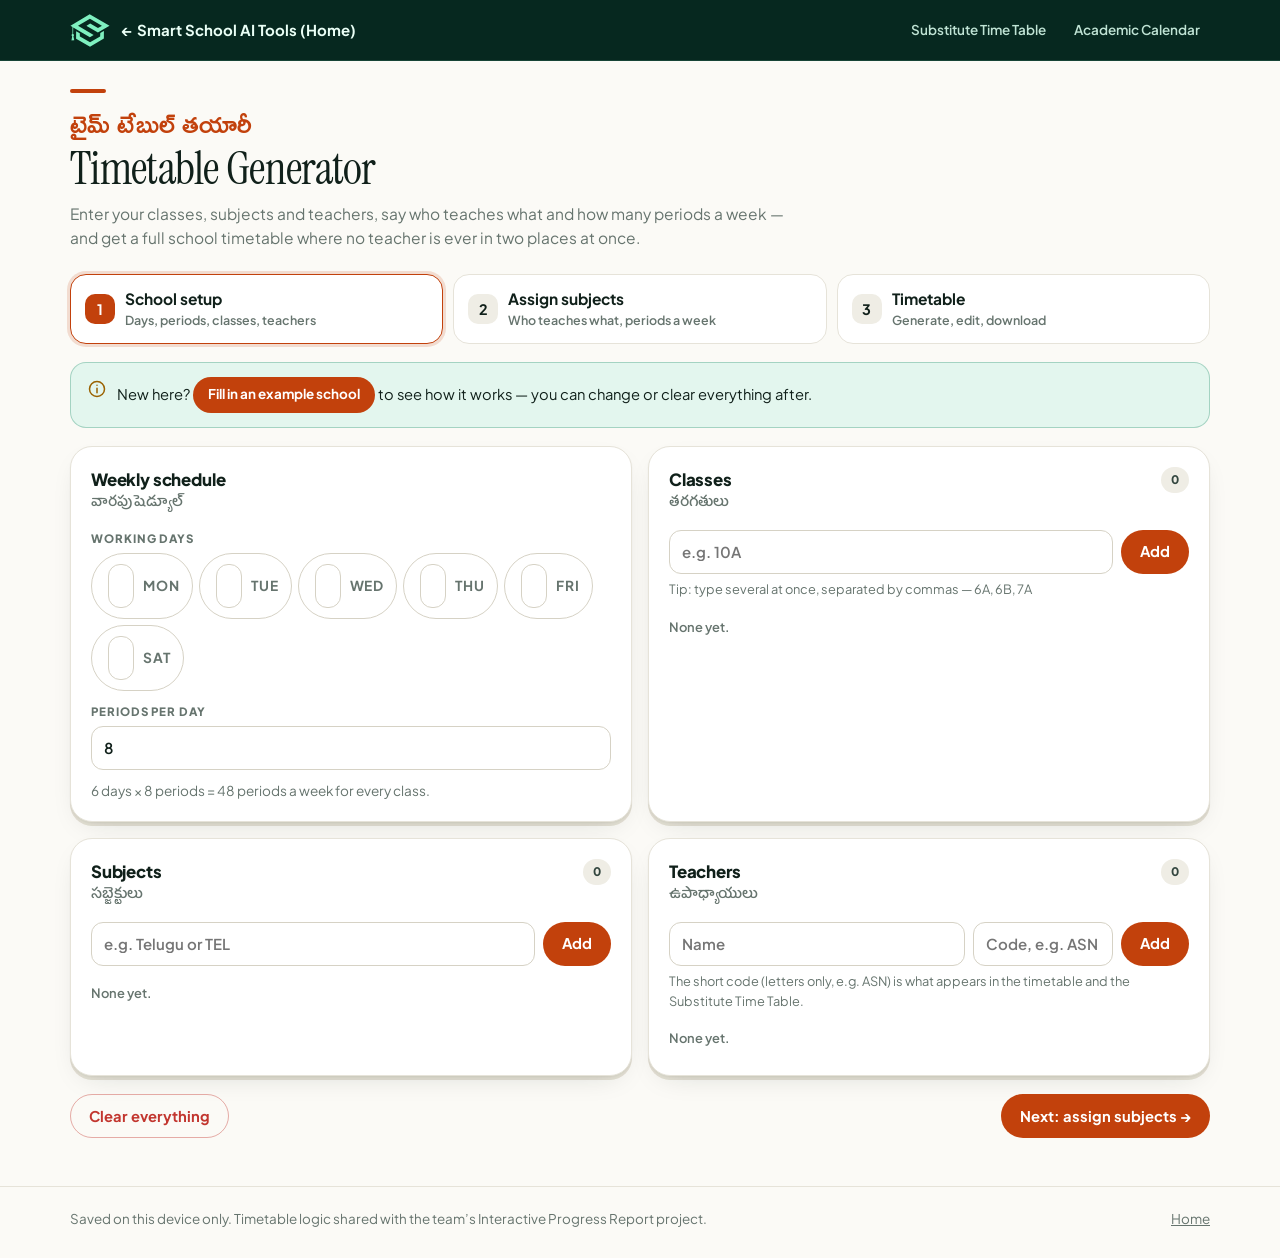
<file: timetable-generator.html>
<!DOCTYPE html>
<html lang="en">
<head>
<meta charset="utf-8">
<meta name="viewport" content="width=device-width, initial-scale=1, viewport-fit=cover">
<title>Timetable Generator – Smart School AI Tools</title>
<meta name="description" content="Build the whole school's weekly timetable from class, subject and teacher assignments — no teacher double-booked.">
<link rel="manifest" href="manifest.webmanifest"><meta name="theme-color" content="#06281F">
<link rel="icon" type="image/svg+xml" href="assets/favicon.svg"><link rel="icon" href="icons/icon-192.png"><link rel="apple-touch-icon" href="icons/apple-touch-icon.png">
<link rel="preconnect" href="https://fonts.googleapis.com"><link rel="preconnect" href="https://fonts.gstatic.com" crossorigin>
<link href="https://fonts.googleapis.com/css2?family=Plus+Jakarta+Sans:wght@400;500;600;700;800&family=Instrument+Serif&family=Ramabhadra&family=Baloo+Tammudu+2:wght@600;700&family=Noto+Sans+Telugu:wght@400;600;700&display=swap" rel="stylesheet">
<link rel="stylesheet" href="assets/pages.css">
<style>
.steps-nav{display:grid;grid-template-columns:repeat(3,minmax(0,1fr));gap:10px;margin:18px 0 0}
.steps-nav button{display:flex;align-items:center;gap:10px;text-align:left;padding:12px 14px;border-radius:16px;border:1px solid var(--line);background:var(--surface);cursor:pointer;font-weight:700}
.steps-nav button b{flex:none;width:30px;height:30px;border-radius:10px;display:grid;place-items:center;background:var(--sunk);font-size:.9rem}
.steps-nav button small{display:block;font-weight:600;color:var(--muted);font-size:.78rem}
.steps-nav button[aria-selected=true]{border-color:var(--a);box-shadow:0 0 0 3px color-mix(in srgb,var(--a) 16%,transparent)}
.steps-nav button[aria-selected=true] b{background:var(--a);color:var(--a-ink)}
@media (max-width:640px){.steps-nav{grid-template-columns:1fr}}
.dayset{display:flex;flex-wrap:wrap;gap:6px}
.dayset label{display:inline-flex;align-items:center;gap:6px;padding:7px 12px;border-radius:999px;border:1px solid var(--line-2);font-weight:700;font-size:.86rem;cursor:pointer}
.dayset input{accent-color:var(--a)}
.lst{list-style:none;margin:10px 0 0;padding:0;max-height:320px;overflow:auto}
.lst li{display:flex;align-items:center;gap:8px;padding:7px 0;border-top:1px solid var(--line)}
.lst li:first-child{border-top:0}
.lst li span{flex:1;min-width:0;font-weight:700}
.lst li small{color:var(--muted);font-weight:600}
.lst li button{border:0;background:none;color:var(--err);font-weight:700;cursor:pointer;padding:4px 8px;border-radius:8px}
.addrow{display:flex;gap:8px;flex-wrap:wrap}
.addrow input{flex:1 1 120px;min-width:0}
.asg td{vertical-align:middle}
.asg select,.asg input{min-height:38px;width:100%}
.asg td.ppw{width:90px}.asg td.av{width:120px}
.load{display:flex;flex-wrap:wrap;gap:6px;margin-top:10px}
.load .tag.over{background:var(--err-soft);color:var(--err)}
.ttgrid{width:100%;border-collapse:separate;border-spacing:4px;table-layout:fixed}
.ttgrid th{font-size:.7rem;letter-spacing:.08em;text-transform:uppercase;color:var(--muted);font-weight:800;padding:4px}
.ttgrid th.dn{width:64px;text-align:left}
.ttgrid td{height:56px;border-radius:10px;padding:4px 6px;font-size:.78rem;line-height:1.2;vertical-align:top;border:1px solid var(--line);background:var(--surface);cursor:pointer;overflow:hidden}
.ttgrid td b{display:block;font-size:.82rem}
.ttgrid td small{color:var(--muted);font-weight:700}
.ttgrid td.free{background:repeating-linear-gradient(135deg,transparent 0 6px,color-mix(in srgb,var(--line) 60%,transparent) 6px 7px);color:var(--muted)}
.ttgrid td:hover{outline:2px solid var(--a)}
@media (max-width:640px){
  /* phones: the week scrolls sideways, day names stay pinned */
  .ttgrid{min-width:640px;border-spacing:3px}
  .ttgrid th.dn{position:sticky;left:0;z-index:1;background:var(--surface);width:46px}
  .ttgrid th{font-size:.74rem}
  .ttgrid td{height:58px;font-size:.8rem}
  .ttgrid td small{font-size:.74rem}
  #gridCard .hd{flex-direction:column;gap:4px}
  .steps-nav button{padding:12px}
  .asg{min-width:560px}
  .lst li{padding:10px 0}
  .lst li button{min-height:40px;padding:8px 10px}
  .dayset label{padding:10px 14px}
}
.issues{list-style:none;margin:0;padding:0}
.issues li{padding:8px 0;border-top:1px solid var(--line);font-size:.9rem}
.issues li:first-child{border-top:0}
dialog{border:0;border-radius:22px;padding:0;max-width:min(420px,92vw);width:100%;background:var(--surface);color:var(--ink);box-shadow:0 30px 60px -20px rgba(0,0,0,.5)}
dialog::backdrop{background:rgba(6,21,15,.45)}
dialog .dbody{padding:20px}
dialog .act{display:flex;gap:8px;justify-content:flex-end;flex-wrap:wrap;margin-top:16px}
#pdfOut{position:absolute;left:-9999px;top:0}
.tt-print{width:277mm;background:#fff;color:#111}
.tt-print .pg{padding:8mm 6mm;page-break-after:always;break-after:page;font-family:"Plus Jakarta Sans",sans-serif}
.tt-print .pg:last-child{page-break-after:auto;break-after:auto}
.tt-print h2{margin:0;font-size:20px}
.tt-print p{margin:2px 0 10px;font-size:12px;color:#444}
.tt-print table{width:100%;border-collapse:collapse;table-layout:fixed}
.tt-print th,.tt-print td{border:1px solid #9aa;padding:5px 4px;font-size:11px;text-align:center;height:40px}
.tt-print th{background:#0F5C46;color:#fff;font-size:11px}
.tt-print td.d{font-weight:800;background:#EEF4F1;width:46px}
.tt-print td b{display:block;font-size:12px}
</style>
</head>
<body class="p-tt">
<header class="topbar"><div class="wrap">
  <a href="index.html"><span class="mk" aria-hidden="true"></span>← Smart School AI Tools (Home)</a>
  <nav class="sp" aria-label="Tools"><a href="substitute-timetable.html?from=hub">Substitute Time Table</a><a href="calendar.html">Academic Calendar</a></nav>
</div></header>

<main class="wrap">
  <div class="phead">
    <span class="kt">టైమ్ టేబుల్ తయారీ</span>
    <h1>Timetable Generator</h1>
    <p>Enter your classes, subjects and teachers, say who teaches what and how many periods a week — and get a full school timetable where no teacher is ever in two places at once.</p>
  </div>

  <div class="steps-nav" role="tablist">
    <button role="tab" aria-selected="true" data-step="1"><b>1</b><span>School setup<small>Days, periods, classes, teachers</small></span></button>
    <button role="tab" aria-selected="false" data-step="2"><b>2</b><span>Assign subjects<small>Who teaches what, periods a week</small></span></button>
    <button role="tab" aria-selected="false" data-step="3"><b>3</b><span>Timetable<small>Generate, edit, download</small></span></button>
  </div>

  <!-- STEP 1 -->
  <section id="s1" class="section">
    <div class="note ok noprint" id="exampleNote" hidden><svg class="i" viewBox="0 0 24 24"><circle cx="12" cy="12" r="9"/><path d="M12 11v5.5M12 7.6h.01"/></svg><span>New here? <button class="btn sm" id="loadExample" type="button">Fill in an example school</button> to see how it works — you can change or clear everything after.</span></div>
    <div class="grid g2 section">
      <div class="card"><div class="hd"><h2>Weekly schedule<small>వారపు షెడ్యూల్</small></h2></div>
        <div class="field">Working days<div class="dayset" id="days"></div></div>
        <div class="addrow" style="margin-top:12px"><label class="field" style="flex:1">Periods per day<input type="number" id="periods" min="1" max="12"></label></div>
        <p class="muted" style="margin:10px 0 0;font-size:.85rem" id="slotInfo"></p>
      </div>
      <div class="card"><div class="hd"><h2>Classes<small>తరగతులు</small></h2><span class="tag" id="cCount"></span></div>
        <div class="addrow"><input class="in" id="cName" placeholder="e.g. 10A"><button class="btn" id="cAdd" type="button">Add</button></div>
        <p class="muted" style="margin:6px 0 0;font-size:.8rem">Tip: type several at once, separated by commas — 6A, 6B, 7A</p>
        <ul class="lst" id="cList"></ul>
      </div>
      <div class="card"><div class="hd"><h2>Subjects<small>సబ్జెక్టులు</small></h2><span class="tag" id="sCount"></span></div>
        <div class="addrow"><input class="in" id="sName" placeholder="e.g. Telugu or TEL"><button class="btn" id="sAdd" type="button">Add</button></div>
        <ul class="lst" id="sList"></ul>
      </div>
      <div class="card"><div class="hd"><h2>Teachers<small>ఉపాధ్యాయులు</small></h2><span class="tag" id="tCount"></span></div>
        <div class="addrow"><input class="in" id="tName" placeholder="Name"><input class="in" id="tCode" placeholder="Code, e.g. ASN" pattern="[A-Za-z]{1,6}" maxlength="6" style="flex:0 1 140px"><button class="btn" id="tAdd" type="button">Add</button></div>
        <p class="muted" style="margin:6px 0 0;font-size:.8rem">The short code (letters only, e.g. ASN) is what appears in the timetable and the Substitute Time Table.</p>
        <ul class="lst" id="tList"></ul>
      </div>
    </div>
    <div class="section" style="display:flex;justify-content:space-between;gap:10px;flex-wrap:wrap"><button class="btn danger" id="clearAll" type="button">Clear everything</button><button class="btn" data-go="2" type="button">Next: assign subjects →</button></div>
  </section>

  <!-- STEP 2 -->
  <section id="s2" class="section" hidden>
    <div class="toolbar">
      <label class="field">Class<select id="aCls"></select></label>
      <button class="btn ghost sm" id="aCopy" type="button">Copy from another class…</button>
      <span class="muted" id="aInfo" style="margin-left:auto;font-weight:700;font-size:.88rem"></span>
    </div>
    <div class="card section">
      <div class="tw"><table class="t asg"><thead><tr><th>Subject</th><th>Teacher</th><th>Periods / week</th><th>Avoid periods</th><th></th></tr></thead><tbody id="aRows"></tbody></table></div>
      <div style="margin-top:12px;display:flex;gap:8px;flex-wrap:wrap"><button class="btn ghost sm" id="aAdd" type="button">+ Add subject</button></div>
      <p class="muted" style="margin:10px 0 0;font-size:.82rem">“Avoid periods”: periods this subject should never go in, e.g. <b>1</b> or <b>7,8</b>.</p>
    </div>
    <div class="card section"><div class="hd"><h2>Teacher load<small>ఒక్కొక్కరికి వారానికి పీరియడ్లు</small></h2></div><div class="load" id="tLoad"></div></div>
    <div class="section" style="display:flex;justify-content:space-between;gap:10px"><button class="btn ghost" data-go="1" type="button">← Back</button><button class="btn" data-go="3" type="button">Next: generate →</button></div>
  </section>

  <!-- STEP 3 -->
  <section id="s3" class="section" hidden>
    <div class="toolbar">
      <button class="btn" id="gen" type="button">Generate timetable</button>
      <label class="field">Show<select id="vMode"><option value="class">By class</option><option value="teacher">By teacher</option></select></label>
      <label class="field">Which<select id="vWho"></select></label>
      <span style="margin-left:auto;display:flex;gap:8px;flex-wrap:wrap">
        <button class="btn ghost sm" id="pdf" type="button">Download PDF</button>
        <button class="btn ghost sm" id="xlsx" type="button">Download Excel</button>
        <button class="btn sm" id="toSub" type="button">Use in Substitute Time Table →</button>
      </span>
    </div>
    <div id="genState" class="section"></div>
    <div class="card section" id="gridCard" hidden><div class="hd"><h2 id="gridTitle"></h2><span class="muted" style="font-size:.82rem;font-weight:600">Tap a period to change it</span></div><div style="overflow-x:auto"><table class="ttgrid" id="grid"></table></div></div>
  </section>
</main>

<dialog id="cellDlg"><form method="dialog" class="dbody">
  <h3 id="cdTitle" style="margin:0 0 4px"></h3><p class="muted" id="cdSub" style="margin:0 0 12px;font-size:.88rem"></p>
  <label class="field">Subject and teacher<select id="cdPick"></select></label>
  <div class="act"><button class="btn ghost" value="cancel">Cancel</button><button class="btn" value="save">Save</button></div>
</form></dialog>
<div id="pdfOut" aria-hidden="true"></div>

<footer class="foot"><div class="wrap"><span>Saved on this device only. Timetable logic shared with the team’s Interactive Progress Report project.</span><a href="index.html">Home</a></div></footer>

<script src="assets/school-core.js"></script>
<script>
(function () {
  'use strict';
  var $ = SS.$, $$ = SS.$$, esc = SS.esc;
  var KEY = 'ss_timetable_v1', ALL_DAYS = ['MONDAY', 'TUESDAY', 'WEDNESDAY', 'THURSDAY', 'FRIDAY', 'SATURDAY'];
  var st = load();
  function load() {
    var s = null; try { s = JSON.parse(SS.ls(KEY) || 'null'); } catch (e) { s = null; }
    s = s || {};
    s.days = s.days || ALL_DAYS.slice(); s.periods = s.periods || 8;
    s.classes = s.classes || []; s.subjects = s.subjects || []; s.teachers = s.teachers || [];
    s.assign = s.assign || {}; s.result = s.result || null; s.seq = s.seq || 1;
    return s;
  }
  function save() { SS.ls(KEY, JSON.stringify(st)); }
  function id() { return 'x' + (st.seq++); }
  function byId(list, i) { return list.filter(function (x) { return x.id === i; })[0]; }
  function tLabel(t) { return t ? (t.code || t.name) : ''; }

  /* ----------------------------------------------------------- step nav */
  function go(n) {
    $$('.steps-nav button').forEach(function (b) { b.setAttribute('aria-selected', b.dataset.step == n ? 'true' : 'false'); });
    [1, 2, 3].forEach(function (k) { $('#s' + k).hidden = k != n; });
    if (n == 2) renderAssign(); if (n == 3) renderView();
    window.scrollTo({ top: 0, behavior: 'smooth' });
  }
  $$('.steps-nav button').forEach(function (b) { b.addEventListener('click', function () { go(b.dataset.step); }); });
  $$('[data-go]').forEach(function (b) { b.addEventListener('click', function () { go(b.dataset.go); }); });

  /* ----------------------------------------------------------- step 1 */
  function renderSetup() {
    $('#days').innerHTML = ALL_DAYS.map(function (d) { return '<label><input type="checkbox" value="' + d + '"' + (st.days.indexOf(d) >= 0 ? ' checked' : '') + '>' + d.slice(0, 3) + '</label>'; }).join('');
    $$('#days input').forEach(function (c) { c.addEventListener('change', function () { st.days = $$('#days input').filter(function (x) { return x.checked; }).map(function (x) { return x.value; }); save(); renderSetup(); }); });
    $('#periods').value = st.periods;
    $('#slotInfo').textContent = st.days.length + ' days × ' + st.periods + ' periods = ' + (st.days.length * st.periods) + ' periods a week for every class.';
    list('#cList', st.classes, function (c) { return esc(c.name); }, 'classes');
    list('#sList', st.subjects, function (s) { return esc(s.name); }, 'subjects');
    list('#tList', st.teachers, function (t) { return esc(t.name) + (t.code ? ' <small>' + esc(t.code) + '</small>' : ''); }, 'teachers');
    $('#cCount').textContent = st.classes.length; $('#sCount').textContent = st.subjects.length; $('#tCount').textContent = st.teachers.length;
    $('#exampleNote').hidden = !!(st.classes.length || st.teachers.length);
  }
  function list(sel, arr, label, kind) {
    $(sel).innerHTML = arr.length ? arr.map(function (x) { return '<li><span>' + label(x) + '</span><button type="button" data-del="' + x.id + '" aria-label="Remove">Remove</button></li>'; }).join('') : '<li><small>None yet.</small></li>';
    $$(sel + ' [data-del]').forEach(function (b) {
      b.addEventListener('click', function () {
        var i = b.dataset.del;
        st[kind] = st[kind].filter(function (x) { return x.id !== i; });
        if (kind === 'classes') delete st.assign[i];
        else Object.keys(st.assign).forEach(function (c) { st.assign[c] = st.assign[c].filter(function (r) { return (kind === 'subjects' ? r.s : r.t) !== i; }); });
        st.result = null; save(); renderSetup();
      });
    });
  }
  $('#periods').addEventListener('change', function () { var n = parseInt(this.value, 10); if (n >= 1 && n <= 12) { st.periods = n; st.result = null; save(); renderSetup(); } });
  function addMany(input, kind, make) {
    var parts = $(input).value.split(',').map(function (x) { return x.trim(); }).filter(Boolean), added = 0;
    parts.forEach(function (p) {
      if (st[kind].some(function (x) { return x.name.toLowerCase() === p.toLowerCase(); })) return;
      st[kind].push(make(p)); added++;
    });
    $(input).value = ''; if (added) { save(); renderSetup(); } else if (parts.length) SS.toast('Already in the list.');
  }
  $('#cAdd').addEventListener('click', function () { addMany('#cName', 'classes', function (n) { return { id: id(), name: n.toUpperCase().replace(/\s+/g, '') }; }); });
  $('#sAdd').addEventListener('click', function () { addMany('#sName', 'subjects', function (n) { return { id: id(), name: n }; }); });
  $('#tAdd').addEventListener('click', function () {
    var n = $('#tName').value.trim(), c = $('#tCode').value.toUpperCase().replace(/[^A-Z]/g, '');
    if (/\d/.test($('#tCode').value)) SS.toast('Codes use letters only — numbers were removed.');
    if (!n) { SS.toast('Type the teacher’s name.'); return; }
    if (c && st.teachers.some(function (t) { return t.code === c; })) { SS.toast('That short code is already used.'); return; }
    st.teachers.push({ id: id(), name: n, code: c || n.toUpperCase().split(/\s+/).map(function (w) { return w.replace(/[^A-Z]/g, '')[0] || ''; }).join('').slice(0, 4) || 'T' });
    $('#tName').value = ''; $('#tCode').value = ''; save(); renderSetup();
  });
  [['#cName', '#cAdd'], ['#sName', '#sAdd'], ['#tCode', '#tAdd'], ['#tName', '#tAdd']].forEach(function (p) { $(p[0]).addEventListener('keydown', function (e) { if (e.key === 'Enter') { e.preventDefault(); $(p[1]).click(); } }); });
  $('#clearAll').addEventListener('click', function () { if (confirm('Remove all classes, subjects, teachers and the timetable from this device?')) { SS.ls(KEY, null); st = load(); renderSetup(); } });

  /* example school (clearly labelled; replace with your own) */
  $('#loadExample').addEventListener('click', function () {
    st = load(); st.classes = []; st.subjects = []; st.teachers = []; st.assign = {};
    ['6A', '7A', '8A', '9A', '10A'].forEach(function (c) { st.classes.push({ id: id(), name: c }); });
    var subs = [['Telugu', 6], ['Hindi', 5], ['English', 6], ['Maths', 7], ['Physical Science', 4], ['Biology', 4], ['Social', 6], ['PE', 3], ['Library', 3]];
    subs.forEach(function (s) { st.subjects.push({ id: id(), name: s[0] }); });
    var T = [['Telugu Teacher A', 'TLA'], ['Telugu Teacher B', 'TLB'], ['Hindi Teacher', 'HIN'], ['English Teacher A', 'ENA'], ['English Teacher B', 'ENB'], ['Maths Teacher A', 'MTA'], ['Maths Teacher B', 'MTB'], ['Physical Science Teacher', 'PSC'], ['Biology Teacher', 'BIO'], ['Social Teacher A', 'SCA'], ['Social Teacher B', 'SCB'], ['Physical Director', 'PD'], ['Librarian', 'LIB']];
    T.forEach(function (t) { st.teachers.push({ id: id(), name: t[0], code: t[1] }); });
    var tc = function (code) { return st.teachers.filter(function (t) { return t.code === code; })[0].id; };
    st.classes.forEach(function (c, i) {
      var two = i >= 3; /* senior classes get the second teacher of each pair */
      var who = { Telugu: two ? 'TLB' : 'TLA', Hindi: 'HIN', English: two ? 'ENB' : 'ENA', Maths: two ? 'MTB' : 'MTA', 'Physical Science': 'PSC', Biology: 'BIO', Social: two ? 'SCB' : 'SCA', PE: 'PD', Library: 'LIB' };
      st.assign[c.id] = st.subjects.map(function (s, k) { return { s: s.id, t: tc(who[s.name]), ppw: subs[k][1], av: s.name === 'PE' ? '1' : '' }; });
    });
    save(); renderSetup(); SS.toast('Example school filled in. Change anything you like.');
  });

  /* ----------------------------------------------------------- step 2 */
  function renderAssign() {
    if (!st.classes.length) { $('#aRows').innerHTML = '<tr><td colspan="5" class="muted">Add your classes in step 1 first.</td></tr>'; $('#aCls').innerHTML = ''; $('#tLoad').innerHTML = ''; return; }
    var cur = $('#aCls').value;
    $('#aCls').innerHTML = st.classes.map(function (c) { return '<option value="' + c.id + '">' + esc(c.name) + '</option>'; }).join('');
    if (byId(st.classes, cur)) $('#aCls').value = cur;
    var cid = $('#aCls').value, rows = st.assign[cid] = st.assign[cid] || [];
    var sOpt = function (v) { return '<option value="">Choose…</option>' + st.subjects.map(function (s) { return '<option value="' + s.id + '"' + (s.id === v ? ' selected' : '') + '>' + esc(s.name) + '</option>'; }).join(''); };
    var tOpt = function (v) { return '<option value="">— unassigned —</option>' + st.teachers.map(function (t) { return '<option value="' + t.id + '"' + (t.id === v ? ' selected' : '') + '>' + esc(t.name) + ' (' + esc(t.code) + ')</option>'; }).join(''); };
    $('#aRows').innerHTML = rows.length ? rows.map(function (r, i) {
      return '<tr data-i="' + i + '"><td><select class="in" data-f="s">' + sOpt(r.s) + '</select></td><td><select class="in" data-f="t">' + tOpt(r.t) + '</select></td><td class="ppw"><input class="in" type="number" min="0" max="20" data-f="ppw" value="' + (r.ppw || 0) + '"></td><td class="av"><input class="in" data-f="av" value="' + esc(r.av || '') + '" placeholder="e.g. 1"></td><td><button class="btn sm danger" data-rm="' + i + '" type="button">Remove</button></td></tr>';
    }).join('') : '<tr><td colspan="5" class="muted">No subjects for this class yet — add one below.</td></tr>';
    $$('#aRows [data-f]').forEach(function (inp) {
      inp.addEventListener('change', function () {
        var r = rows[+inp.closest('tr').dataset.i], f = inp.dataset.f;
        r[f] = f === 'ppw' ? Math.max(0, parseInt(inp.value, 10) || 0) : inp.value;
        st.result = null; save(); assignInfo();
      });
    });
    $$('#aRows [data-rm]').forEach(function (b) { b.addEventListener('click', function () { rows.splice(+b.dataset.rm, 1); st.result = null; save(); renderAssign(); }); });
    assignInfo();
  }
  function assignInfo() {
    var cid = $('#aCls').value, rows = st.assign[cid] || [], tot = rows.reduce(function (n, r) { return n + (r.ppw || 0); }, 0), cap = st.days.length * st.periods;
    $('#aInfo').innerHTML = '<span class="' + (tot > cap ? 'down' : '') + '">' + tot + ' of ' + cap + ' periods a week used</span>';
    var load = {}; Object.keys(st.assign).forEach(function (c) { st.assign[c].forEach(function (r) { if (r.t) load[r.t] = (load[r.t] || 0) + (r.ppw || 0); }); });
    $('#tLoad').innerHTML = st.teachers.length ? st.teachers.map(function (t) { var n = load[t.id] || 0; return '<span class="tag ' + (n > cap ? 'over' : n ? 'ok' : '') + '">' + esc(t.code) + ' · ' + n + (n > cap ? ' (more than ' + cap + '!)' : '') + '</span>'; }).join('') : '<span class="muted">Add teachers in step 1.</span>';
  }
  $('#aCls').addEventListener('change', renderAssign);
  $('#aAdd').addEventListener('click', function () { var cid = $('#aCls').value; if (!cid) return; (st.assign[cid] = st.assign[cid] || []).push({ s: '', t: '', ppw: 1, av: '' }); save(); renderAssign(); });
  $('#aCopy').addEventListener('click', function () {
    var cid = $('#aCls').value, others = st.classes.filter(function (c) { return c.id !== cid && (st.assign[c.id] || []).length; });
    if (!others.length) { SS.toast('No other class has subjects yet.'); return; }
    var name = prompt('Copy the subjects from which class? (' + others.map(function (c) { return c.name; }).join(', ') + ')');
    var from = others.filter(function (c) { return c.name.toLowerCase() === String(name || '').trim().toLowerCase(); })[0];
    if (!from) { if (name) SS.toast('No class called ' + name + '.'); return; }
    st.assign[cid] = st.assign[from.id].map(function (r) { return { s: r.s, t: r.t, ppw: r.ppw, av: r.av }; });
    st.result = null; save(); renderAssign(); SS.toast('Copied from ' + from.name + '. Change the teachers if needed.');
  });

  /* ----------------------------------------------------------- generator (port of generator.py) */
  function rng(seed) { return function () { seed |= 0; seed = seed + 0x6D2B79F5 | 0; var t = Math.imul(seed ^ seed >>> 15, 1 | seed); t = t + Math.imul(t ^ t >>> 7, 61 | t) ^ t; return ((t ^ t >>> 14) >>> 0) / 4294967296; }; }
  function tryGenerate(seed) {
    var rand = rng(seed + 1), slots = [];
    st.days.forEach(function (d) { for (var p = 1; p <= st.periods; p++) slots.push([d, p]); });
    var teacherBusy = {}, classUsed = {}, perDay = {}, entries = [], issues = [];
    var tasks = [];
    st.classes.forEach(function (c) { (st.assign[c.id] || []).forEach(function (r) { if (r.s && r.ppw > 0) tasks.push({ c: c, r: r }); }); });
    /* hardest to place first: most periods a week */
    tasks.sort(function (a, b) { return b.r.ppw - a.r.ppw; });
    tasks.forEach(function (task) {
      var c = task.c, r = task.r, sub = byId(st.subjects, r.s), tch = byId(st.teachers, r.t);
      if (!tch) { issues.push({ c: c.name, s: sub ? sub.name : '?', why: 'No teacher assigned — set one in step 2.' }); return; }
      var avoid = String(r.av || '').split(/[\s,]+/).map(Number).filter(Boolean);
      var sh = slots.filter(function (s) { return avoid.indexOf(s[1]) < 0; });
      for (var i = sh.length - 1; i > 0; i--) { var j = Math.floor(rand() * (i + 1)); var tmp = sh[i]; sh[i] = sh[j]; sh[j] = tmp; }
      var placed = 0, limits = [0, 1, 2, st.periods].filter(function (v, k, a) { return a.indexOf(v) === k; }).sort(function (a, b) { return a - b; });
      limits.forEach(function (maxPerDay) {
        sh.forEach(function (s) {
          if (placed >= r.ppw) return;
          var ck = c.id + '|' + s[0] + '|' + s[1], tk = tch.id + '|' + s[0] + '|' + s[1], dk = c.id + '|' + r.s + '|' + s[0];
          if (classUsed[ck] || teacherBusy[tk] || (perDay[dk] || 0) > maxPerDay) return;
          classUsed[ck] = 1; teacherBusy[tk] = 1; perDay[dk] = (perDay[dk] || 0) + 1;
          entries.push({ c: c.id, d: s[0], p: s[1], s: r.s, t: tch.id }); placed++;
        });
      });
      if (placed < r.ppw) issues.push({ c: c.name, s: sub ? sub.name : '?', why: 'Only placed ' + placed + ' of ' + r.ppw + ' periods a week — ' + tLabel(tch) + ' is probably busy with other classes, or ' + c.name + ' has no free periods left.' });
    });
    return { entries: entries, issues: issues };
  }
  function generate() {
    if (!st.days.length || st.periods < 1) return { entries: [], issues: [{ c: '', s: '', why: 'Set the working days and periods per day in step 1.' }] };
    var best = null;
    for (var a = 0; a < 25; a++) {
      var r = tryGenerate(a);
      if (!r.issues.length) return r;
      if (!best || r.issues.length < best.issues.length) best = r;
    }
    return best;
  }
  $('#gen').addEventListener('click', function () {
    var tasks = st.classes.reduce(function (n, c) { return n + (st.assign[c.id] || []).filter(function (r) { return r.s && r.ppw; }).length; }, 0);
    if (!tasks) { SS.toast('Assign subjects to your classes in step 2 first.'); return; }
    var t0 = performance.now(), r = generate();
    st.result = { entries: r.entries, issues: r.issues, at: Date.now() }; save();
    SS.toast(r.issues.length ? 'Done, with ' + r.issues.length + ' problem(s) to fix.' : 'Timetable ready in ' + Math.round(performance.now() - t0) + ' ms — no clashes.');
    renderView();
  });

  /* ----------------------------------------------------------- view + edit */
  function renderView() {
    var res = st.result;
    var mode = $('#vMode').value, prev = $('#vWho').value;
    var opts = mode === 'class' ? st.classes.map(function (c) { return [c.id, c.name]; }) : st.teachers.map(function (t) { return [t.id, t.name + ' (' + t.code + ')']; });
    $('#vWho').innerHTML = opts.map(function (o) { return '<option value="' + o[0] + '">' + esc(o[1]) + '</option>'; }).join('');
    if (opts.some(function (o) { return o[0] === prev; })) $('#vWho').value = prev;
    $$('#pdf,#xlsx,#toSub').forEach(function (b) { b.disabled = !res || !res.entries.length; });
    if (!res) { $('#genState').innerHTML = '<div class="card empty"><b>No timetable yet</b>Press <b>Generate timetable</b>. It takes less than a second.</div>'; $('#gridCard').hidden = true; return; }
    $('#genState').innerHTML = res.issues.length ? '<div class="card"><div class="hd"><h2>' + res.issues.length + ' thing(s) to fix<small>ఇవి సరిచేయండి</small></h2></div><ul class="issues">' + res.issues.map(function (i) { return '<li><b>' + esc(i.c) + (i.s ? ' · ' + esc(i.s) : '') + '</b> — ' + esc(i.why) + '</li>'; }).join('') + '</ul></div>'
      : '<div class="note ok"><svg class="i" viewBox="0 0 24 24"><path d="m5 12.5 4.5 4.5L19 7.5"/></svg><span>Every period placed — no teacher is in two classes at the same time.</span></div>';
    var who = $('#vWho').value; if (!who) { $('#gridCard').hidden = true; return; }
    $('#gridCard').hidden = false;
    $('#gridTitle').textContent = mode === 'class' ? 'Class ' + byId(st.classes, who).name : byId(st.teachers, who).name + ' (' + byId(st.teachers, who).code + ')';
    var head = '<tr><th class="dn"></th>' + Array.from({ length: st.periods }, function (_, i) { return '<th>P' + (i + 1) + '</th>'; }).join('') + '</tr>';
    var body = st.days.map(function (d) {
      return '<tr><th class="dn">' + d.slice(0, 3) + '</th>' + Array.from({ length: st.periods }, function (_, i) {
        var p = i + 1, e = res.entries.filter(function (x) { return x.d === d && x.p === p && (mode === 'class' ? x.c === who : x.t === who); })[0];
        if (!e) return '<td class="free" data-d="' + d + '" data-p="' + p + '">' + (mode === 'teacher' ? 'Free' : '') + '</td>';
        var s = byId(st.subjects, e.s), t = byId(st.teachers, e.t), c = byId(st.classes, e.c);
        return '<td data-d="' + d + '" data-p="' + p + '"><b>' + esc(mode === 'class' ? (s ? s.name : '?') : (c ? c.name : '?')) + '</b><small>' + esc(mode === 'class' ? tLabel(t) : (s ? s.name : '')) + '</small></td>';
      }).join('') + '</tr>';
    }).join('');
    $('#grid').innerHTML = '<thead>' + head + '</thead><tbody>' + body + '</tbody>';
    if (mode === 'class') $$('#grid td[data-d]').forEach(function (td) { td.addEventListener('click', function () { editCell(who, td.dataset.d, +td.dataset.p); }); });
  }
  $('#vMode').addEventListener('change', renderView);
  $('#vWho').addEventListener('change', renderView);

  var editing = null;
  function editCell(cid, d, p) {
    var rows = (st.assign[cid] || []).filter(function (r) { return r.s; });
    var cur = st.result.entries.filter(function (x) { return x.c === cid && x.d === d && x.p === p; })[0];
    editing = { cid: cid, d: d, p: p };
    $('#cdTitle').textContent = byId(st.classes, cid).name + ' · ' + d.charAt(0) + d.slice(1).toLowerCase() + ' · Period ' + p;
    $('#cdSub').textContent = 'Teachers already busy in this period are not offered.';
    var opts = '<option value="">Free period</option>' + rows.map(function (r, i) {
      var t = byId(st.teachers, r.t), s = byId(st.subjects, r.s);
      var busy = t && st.result.entries.some(function (x) { return x.t === t.id && x.d === d && x.p === p && x.c !== cid; });
      return '<option value="' + i + '"' + (busy ? ' disabled' : '') + (cur && cur.s === r.s && cur.t === r.t ? ' selected' : '') + '>' + esc(s ? s.name : '?') + ' — ' + esc(tLabel(t) || 'no teacher') + (busy ? ' (busy)' : '') + '</option>';
    }).join('');
    $('#cdPick').innerHTML = opts;
    $('#cellDlg').showModal();
  }
  $('#cellDlg').addEventListener('close', function () {
    if ($('#cellDlg').returnValue !== 'save' || !editing) return;
    var e = editing, v = $('#cdPick').value;
    st.result.entries = st.result.entries.filter(function (x) { return !(x.c === e.cid && x.d === e.d && x.p === e.p); });
    if (v !== '') { var r = (st.assign[e.cid] || []).filter(function (r) { return r.s; })[+v]; if (r && r.t) st.result.entries.push({ c: e.cid, d: e.d, p: e.p, s: r.s, t: r.t }); }
    save(); renderView(); SS.toast('Saved.');
  });

  /* ----------------------------------------------------------- outputs */
  /* Excel in the layout the Substitute Time Table reads: days across the top, periods 1..n under
     each day, then for every class a row with its name and a TEACHER row below it. */
  function buildXlsx() {
    return SS.need('XLSX').then(function () {
      var res = st.result, row1 = ['CLASS'], row2 = [''], aoa, merges = [];
      st.days.forEach(function (d, i) { row1.push(d); for (var k = 1; k < st.periods; k++) row1.push(''); merges.push({ s: { r: 0, c: 1 + i * st.periods }, e: { r: 0, c: i * st.periods + st.periods } }); for (var p = 1; p <= st.periods; p++) row2.push(p); });
      aoa = [row1, row2];
      st.classes.forEach(function (c) {
        var subRow = [c.name], tRow = ['TEACHER'];
        st.days.forEach(function (d) { for (var p = 1; p <= st.periods; p++) { var e = res.entries.filter(function (x) { return x.c === c.id && x.d === d && x.p === p; })[0]; var s = e && byId(st.subjects, e.s), t = e && byId(st.teachers, e.t); subRow.push(s ? s.name : ''); tRow.push(t ? tLabel(t) : ''); } });
        aoa.push(subRow, tRow);
      });
      var ws = XLSX.utils.aoa_to_sheet(aoa); ws['!merges'] = merges;
      var wb = XLSX.utils.book_new(); XLSX.utils.book_append_sheet(wb, ws, 'Timetable');
      return XLSX.write(wb, { type: 'array', bookType: 'xlsx' });
    });
  }
  $('#xlsx').addEventListener('click', function () {
    buildXlsx().then(function (buf) {
      var a = document.createElement('a'); a.href = URL.createObjectURL(new Blob([buf], { type: 'application/vnd.openxmlformats-officedocument.spreadsheetml.sheet' }));
      a.download = 'School_Timetable.xlsx'; document.body.appendChild(a); a.click(); a.remove(); setTimeout(function () { URL.revokeObjectURL(a.href); }, 4000);
    }).catch(function (e) { SS.toast(e.message || 'Could not make the Excel file.'); });
  });
  /* hand the timetable straight to the Substitute Time Table (same storage the Home page uses) */
  $('#toSub').addEventListener('click', function () {
    var b = this; b.disabled = true;
    buildXlsx().then(function (buf) {
      return new Promise(function (res, rej) {
        var r = indexedDB.open('ssat', 1);
        r.onupgradeneeded = function () { r.result.createObjectStore('files'); };
        r.onsuccess = function () { var tx = r.result.transaction('files', 'readwrite'); tx.objectStore('files').put({ name: 'School_Timetable.xlsx', buf: buf, time: Date.now() }, 'tt'); tx.oncomplete = res; tx.onerror = function () { rej(tx.error); }; };
        r.onerror = function () { rej(r.error); };
      });
    }).then(function () { location.href = 'substitute-timetable.html?from=hub&tt=1'; })
      .catch(function () { b.disabled = false; SS.toast('This browser could not keep the file. Use Download Excel instead.'); });
  });
  $('#pdf').addEventListener('click', function () {
    var b = this, res = st.result, sch = SS.school();
    b.disabled = true; b.textContent = 'Preparing…';
    $('#pdfOut').innerHTML = '<div class="tt-print">' + st.classes.map(function (c) {
      return '<div class="pg"><h2>' + esc(sch.name || 'School Timetable') + ' — Class ' + esc(c.name) + '</h2><p>' + esc(sch.addr || '') + '</p><table><thead><tr><th></th>' + Array.from({ length: st.periods }, function (_, i) { return '<th>Period ' + (i + 1) + '</th>'; }).join('') + '</tr></thead><tbody>' +
        st.days.map(function (d) { return '<tr><td class="d">' + d.slice(0, 3) + '</td>' + Array.from({ length: st.periods }, function (_, i) { var e = res.entries.filter(function (x) { return x.c === c.id && x.d === d && x.p === i + 1; })[0]; var s = e && byId(st.subjects, e.s), t = e && byId(st.teachers, e.t); return '<td>' + (s ? '<b>' + esc(s.name) + '</b>' + esc(tLabel(t)) : '') + '</td>'; }).join('') + '</tr>'; }).join('') + '</tbody></table></div>';
    }).join('') + '</div>';
    SS.savePdf($('#pdfOut .tt-print'), 'School_Timetable.pdf', true).then(function () { SS.toast('PDF saved.'); }, function (e) { SS.toast(e.message || 'Could not make the PDF.'); })
      .then(function () { b.disabled = false; b.textContent = 'Download PDF'; $('#pdfOut').innerHTML = ''; });
  });

  renderSetup();
  if (st.result) go(3);
})();
</script>
</body>
</html>
</file>
<file: assets/pages.css>
/* Smart School — styles for the dashboard, calendar and timetable-generator pages.
   Same tokens and look as the home page. */
:root{
  --bg:#FBFAF6; --bg-2:#F3F1EA; --surface:#FFFFFF; --surface-2:#F8F7F2; --sunk:#EFEDE5;
  --ink:#10201A; --ink-2:#33463F; --muted:#66746E; --line:#E6E3D9; --line-2:#D6D2C5; --lip:#E4E0D4;
  --brand:#0F5C46; --brand-2:#128260; --deep:#06281F; --mint:#7FF0C0; --sun:#FFC83D;
  --ok:#12805C; --ok-soft:#E3F6EE; --err:#C2362F; --err-soft:#FDECEA; --warn:#9A6200; --warn-soft:#FFF4D6;
  --a:#128260; --a-ink:#fff;
  --font:"Plus Jakarta Sans","Noto Sans Telugu",system-ui,-apple-system,"Segoe UI",Roboto,sans-serif;
  --serif:"Instrument Serif",Georgia,serif; --te:"Ramabhadra","Noto Sans Telugu",sans-serif; --te2:"Baloo Tammudu 2","Noto Sans Telugu",sans-serif;
  --shadow:0 1px 2px rgba(16,32,26,.05),0 10px 30px -14px rgba(16,32,26,.18);
  color-scheme:light;
}
@media (prefers-color-scheme: dark){:root:not([data-theme="light"]){
  --bg:#07130F; --bg-2:#0A1A14; --surface:#0E211A; --surface-2:#11281F; --sunk:#0B1C16;
  --ink:#ECF5F0; --ink-2:#C6D8CF; --muted:#90A79C; --line:#1C3A2F; --line-2:#26493B; --lip:#030D09;
  --ok:#6EE7B7; --ok-soft:#0F3427; --err:#FF8A80; --err-soft:#3A1614; --warn:#F5C26B; --warn-soft:#33270F;
  --shadow:0 1px 2px rgba(0,0,0,.4),0 12px 30px -14px rgba(0,0,0,.7); color-scheme:dark;}}
:root[data-theme="dark"]{--bg:#07130F; --bg-2:#0A1A14; --surface:#0E211A; --surface-2:#11281F; --sunk:#0B1C16;
  --ink:#ECF5F0; --ink-2:#C6D8CF; --muted:#90A79C; --line:#1C3A2F; --line-2:#26493B; --lip:#030D09;
  --ok:#6EE7B7; --ok-soft:#0F3427; --err:#FF8A80; --err-soft:#3A1614; --warn:#F5C26B; --warn-soft:#33270F; color-scheme:dark}
.p-dash{--a:#0E7490}.p-cal{--a:#7C3AED}.p-tt{--a:#C2410C}
@media (prefers-color-scheme: dark){:root:not([data-theme="light"]) .p-dash{--a:#67E8F9;--a-ink:#05211A}:root:not([data-theme="light"]) .p-cal{--a:#C4B5FD;--a-ink:#140F38}:root:not([data-theme="light"]) .p-tt{--a:#FFA66B;--a-ink:#2A1200}}

*,*::before,*::after{box-sizing:border-box}
html{-webkit-text-size-adjust:100%}
body{margin:0;background:var(--bg);color:var(--ink);font-family:var(--font);font-size:15.5px;line-height:1.55;-webkit-font-smoothing:antialiased;padding-bottom:env(safe-area-inset-bottom,0px)}
[hidden]{display:none!important}
a{color:inherit}
button,input,select,textarea{font:inherit;color:inherit}
:focus-visible{outline:3px solid var(--a);outline-offset:2px;border-radius:8px}
.i{width:20px;height:20px;flex:none;fill:none;stroke:currentColor;stroke-width:1.8;stroke-linecap:round;stroke-linejoin:round}
.wrap{max-width:1180px;margin:0 auto;padding:0 20px}
.muted{color:var(--muted)}
.te{font-family:var(--te2);font-weight:700}

/* top bar */
.topbar{background:var(--deep);color:#EAFFF6;border-bottom:1px solid rgba(127,240,192,.14);padding-top:env(safe-area-inset-top,0px)}
.topbar .wrap{display:flex;align-items:center;gap:12px;min-height:60px}
.topbar a{display:flex;align-items:center;gap:12px;text-decoration:none;font-weight:700;font-size:15px}
.topbar .mk{width:40px;height:34px;background:#7FF0C0;-webkit-mask:url("logo.svg") center/contain no-repeat;mask:url("logo.svg") center/contain no-repeat}
.topbar .sp{margin-left:auto;display:flex;gap:8px}
.topbar .sp a{font-size:13.5px;font-weight:600;color:#BFE3D4;padding:6px 10px;border-radius:999px}
.topbar .sp a:hover{background:rgba(127,240,192,.1);color:#fff}
@media (max-width:640px){.topbar .sp{display:none}}

/* page header */
.phead{padding:28px 0 6px}
.phead::before{content:"";display:block;width:36px;height:4px;border-radius:4px;background:var(--a);margin-bottom:14px}
.phead .kt{display:block;font-family:var(--te);font-size:clamp(1.3rem,2.6vw,1.7rem);line-height:1.2;color:var(--a)}
.phead h1{margin:4px 0 0;font-family:var(--serif);font-weight:400;font-size:clamp(2rem,4.2vw,2.9rem);line-height:1.05;letter-spacing:-.015em}
.phead p{margin:10px 0 0;color:var(--muted);max-width:720px}
.origin{display:inline-flex;align-items:center;gap:6px;margin-top:12px;font-size:.78rem;font-weight:700;color:var(--muted);background:var(--sunk);border:1px solid var(--line);padding:4px 10px;border-radius:999px}

/* layout */
.grid{display:grid;gap:16px}
.g2{grid-template-columns:repeat(2,minmax(0,1fr))}.g3{grid-template-columns:repeat(3,minmax(0,1fr))}.g4{grid-template-columns:repeat(4,minmax(0,1fr))}
@media (max-width:980px){.g3,.g4{grid-template-columns:repeat(2,minmax(0,1fr))}}
@media (max-width:640px){.g2,.g3,.g4{grid-template-columns:1fr}}
.sp-2{grid-column:span 2}
@media (max-width:640px){.sp-2{grid-column:auto}}
.card{background:var(--surface);border:1px solid var(--line);border-radius:22px;padding:20px;box-shadow:var(--shadow),0 4px 0 var(--lip);min-width:0}
.card h2,.card h3{margin:0;font-size:1.05rem;font-weight:800;letter-spacing:-.01em}
.card h2 small,.card h3 small{display:block;font-family:var(--te2);font-weight:600;font-size:.85rem;color:var(--muted);margin-top:2px}
.card .hd{display:flex;align-items:flex-start;justify-content:space-between;gap:12px;margin-bottom:14px}
.section{margin-top:18px}
.stack>*+*{margin-top:12px}

/* controls */
.toolbar{display:flex;flex-wrap:wrap;gap:12px;align-items:flex-end;margin:18px 0 6px;padding:14px;background:var(--surface);border:1px solid var(--line);border-radius:18px;box-shadow:var(--shadow)}
.field{display:grid;gap:5px;font-size:.72rem;font-weight:800;letter-spacing:.08em;text-transform:uppercase;color:var(--muted);min-width:0}
.field input,.field select,.field textarea,input.in,select.in{appearance:none;-webkit-appearance:none;min-height:44px;border:1px solid var(--line-2);border-radius:12px;padding:8px 12px;font-size:15px;font-weight:600;letter-spacing:0;text-transform:none;color:var(--ink);background:var(--surface)}
.field select,select.in{padding-right:34px;background:var(--surface) url("data:image/svg+xml,%3Csvg xmlns='http://www.w3.org/2000/svg' viewBox='0 0 24 24' fill='none' stroke='%2366746E' stroke-width='2' stroke-linecap='round' stroke-linejoin='round'%3E%3Cpath d='m6 9 6 6 6-6'/%3E%3C/svg%3E") no-repeat right 10px center/16px}
.field input:focus,.field select:focus,.field textarea:focus,input.in:focus,select.in:focus{outline:none;border-color:var(--a);box-shadow:0 0 0 4px color-mix(in srgb,var(--a) 16%,transparent)}
.btn{display:inline-flex;align-items:center;justify-content:center;gap:8px;min-height:44px;padding:9px 18px;border-radius:999px;border:1px solid transparent;background:var(--a);color:var(--a-ink);font-weight:700;font-size:.92rem;cursor:pointer;text-decoration:none;transition:filter .15s,transform .12s}
.btn:hover{filter:brightness(1.08)}.btn:active{transform:translateY(1px)}
.btn.ghost{background:var(--surface);color:var(--ink);border-color:var(--line-2)}
.btn.ghost:hover{border-color:var(--a);color:var(--a);filter:none}
.btn.sm{min-height:36px;padding:6px 14px;font-size:.84rem}
.btn.danger{background:transparent;color:var(--err);border-color:color-mix(in srgb,var(--err) 40%,transparent)}
.btn:disabled{opacity:.5;cursor:not-allowed}
.btn .i{width:18px;height:18px}
.seg{display:inline-flex;padding:4px;gap:2px;border-radius:999px;background:var(--sunk);border:1px solid var(--line)}
.seg button{border:0;background:transparent;padding:7px 14px;border-radius:999px;font-weight:700;font-size:.86rem;color:var(--ink-2);cursor:pointer}
.seg button[aria-pressed=true]{background:var(--a);color:var(--a-ink)}
.tabs{display:flex;gap:6px;flex-wrap:wrap;margin:18px 0 0;border-bottom:1px solid var(--line)}
.tabs button{border:0;background:transparent;padding:10px 14px;font-weight:700;color:var(--muted);cursor:pointer;border-bottom:3px solid transparent;margin-bottom:-1px}
.tabs button[aria-selected=true]{color:var(--ink);border-bottom-color:var(--a)}

/* KPI tiles */
.kpi{display:grid;gap:4px}
.kpi b{font-family:var(--serif);font-weight:400;font-size:2.4rem;line-height:1}
.kpi span{font-size:.82rem;font-weight:700;color:var(--muted)}
.kpi em{font-style:normal;font-size:.8rem;font-weight:700}
.up{color:var(--ok)}.down{color:var(--err)}

/* bars */
.bars{display:grid;gap:9px}
.bar-row{display:grid;grid-template-columns:minmax(70px,120px) 1fr auto;align-items:center;gap:10px;font-size:.88rem}
.bar-l{font-weight:700;overflow:hidden;text-overflow:ellipsis;white-space:nowrap}
.bar-t{position:relative;height:12px;border-radius:99px;background:var(--sunk);overflow:visible}
.bar-t i{display:block;height:100%;border-radius:99px}
.bar-m{position:absolute;top:-4px;width:2px;height:20px;background:var(--ink);opacity:.65;border-radius:2px}
.bar-v{font-weight:800;font-variant-numeric:tabular-nums;min-width:44px;text-align:right}
.gradebar{display:flex;height:34px;border-radius:12px;overflow:hidden;background:var(--sunk)}
.gradebar span{display:grid;place-items:center;color:#fff;font-weight:800;font-size:.78rem;min-width:0;overflow:hidden;white-space:nowrap}
.legend{display:flex;flex-wrap:wrap;gap:6px 14px;margin-top:10px;font-size:.8rem;font-weight:700;color:var(--ink-2)}
.legend i{display:inline-block;width:10px;height:10px;border-radius:3px;margin-right:5px;vertical-align:-1px}
svg.line{width:100%;height:auto;overflow:visible}
svg.line path{fill:none;stroke:var(--a);stroke-width:3;stroke-linejoin:round;stroke-linecap:round}
svg.line circle{fill:var(--surface);stroke:var(--a);stroke-width:3}
svg.line .gl{stroke:var(--line);stroke-dasharray:3 4}
svg.line .ax{font-size:12px;font-weight:700;fill:var(--muted)}
svg.line .vl{font-size:12px;font-weight:800;fill:var(--ink)}

/* lists + tables */
.plist{list-style:none;margin:0;padding:0}
.plist li{display:flex;align-items:center;gap:12px;padding:10px 0;border-top:1px solid var(--line)}
.plist li:first-child{border-top:0}
.plist .no{flex:none;width:30px;height:30px;border-radius:50%;display:grid;place-items:center;font-weight:800;font-size:.82rem;background:var(--sunk)}
.plist .nm{flex:1;min-width:0;font-weight:700;overflow:hidden;text-overflow:ellipsis;white-space:nowrap}
.plist .nm small{display:block;font-weight:600;color:var(--muted);font-size:.78rem}
.plist button.nm{border:0;background:none;text-align:left;cursor:pointer;padding:0}
.plist button.nm:hover{color:var(--a);text-decoration:underline}
.gp{flex:none;font-weight:800;font-size:.75rem;color:#fff;padding:3px 9px;border-radius:999px}
.tag{display:inline-flex;align-items:center;gap:6px;font-size:.74rem;font-weight:800;padding:4px 10px;border-radius:999px;background:var(--sunk);color:var(--ink-2)}
.tag.ok{background:var(--ok-soft);color:var(--ok)}.tag.err{background:var(--err-soft);color:var(--err)}.tag.warn{background:var(--warn-soft);color:var(--warn)}
.tw{overflow-x:auto;border:1px solid var(--line);border-radius:16px}
table.t{width:100%;border-collapse:collapse;font-size:.88rem}
table.t th,table.t td{padding:9px 10px;text-align:left;border-bottom:1px solid var(--line);white-space:nowrap}
table.t th{font-size:.72rem;letter-spacing:.06em;text-transform:uppercase;color:var(--muted);background:var(--surface-2);font-weight:800}
table.t tbody tr:hover td{background:color-mix(in srgb,var(--a) 5%,transparent)}
table.t td.n{text-align:right;font-variant-numeric:tabular-nums}
table.t button.lnk{border:0;background:none;padding:0;font-weight:700;color:var(--ink);cursor:pointer;text-align:left}
table.t button.lnk:hover{color:var(--a);text-decoration:underline}

/* notes / empty states */
.note{display:flex;gap:10px;align-items:flex-start;padding:14px 16px;border-radius:16px;font-size:.92rem;background:var(--warn-soft);color:var(--ink);border:1px solid color-mix(in srgb,var(--sun) 40%,transparent)}
.note.ok{background:var(--ok-soft);border-color:color-mix(in srgb,var(--ok) 30%,transparent)}
.note .i{color:var(--warn);margin-top:2px}
.note a{font-weight:700}
.empty{text-align:center;padding:40px 20px;color:var(--muted)}
.empty b{display:block;font-size:1.1rem;color:var(--ink);margin-bottom:6px}

/* chips */
.chips{display:flex;flex-wrap:wrap;gap:6px}
.chip{display:inline-flex;align-items:center;gap:6px;padding:5px 11px;border-radius:999px;font-size:.8rem;font-weight:700;background:var(--sunk);border:1px solid var(--line)}

/* toast */
.toast{position:fixed;left:50%;bottom:calc(22px + env(safe-area-inset-bottom,0px));transform:translateX(-50%) translateY(24px);opacity:0;z-index:90;max-width:min(92vw,520px);padding:13px 20px;border-radius:14px;background:#10201A;color:#EAFFF6;font-weight:600;font-size:.95rem;text-align:center;box-shadow:0 18px 40px -12px rgba(0,0,0,.5);pointer-events:none;transition:opacity .2s,transform .2s}
.toast.on{opacity:1;transform:translateX(-50%) translateY(0)}

/* footer */
.foot{margin:48px 0 0;padding:22px 0 calc(28px + env(safe-area-inset-bottom,0px));border-top:1px solid var(--line);color:var(--muted);font-size:.84rem}
.foot .wrap{display:flex;flex-wrap:wrap;justify-content:space-between;gap:10px}

/* ---------- phones (9:16) ---------- */
@media (max-width:640px){
  body{font-size:15px}
  .wrap{padding:0 14px}
  .topbar a{min-height:44px;font-size:14px}
  .topbar .mk{width:34px;height:30px}
  .phead{padding-top:20px}
  .phead h1{font-size:clamp(1.8rem,8.4vw,2.3rem)}
  .phead p{font-size:.92rem}
  .card{padding:16px;border-radius:18px}
  .field{font-size:.74rem}
  .field input,.field select,.field textarea,input.in,select.in{min-height:46px;font-size:16px}
  .toolbar{padding:12px;gap:10px}
  .toolbar .field{flex:1 1 140px}
  .btn{min-height:46px}
  .btn.sm{min-height:42px}
  .tabs{display:grid;grid-auto-flow:column;grid-auto-columns:1fr;gap:0}
  .tabs button{padding:12px 6px;font-size:.86rem;line-height:1.2;text-align:center}
  .card .hd{flex-wrap:wrap}
  .grid.g4{grid-template-columns:1fr 1fr;gap:10px}
  .grid.g4 .kpi{padding:14px}
  .kpi b{font-size:2rem}
  .kpi span,.kpi em{font-size:.78rem}
  .tag{font-size:.76rem}
  .bar-row{grid-template-columns:minmax(64px,92px) 1fr auto;gap:8px;font-size:.84rem}
  .plist li{padding:12px 0}
  .foot a{display:inline-block;padding:10px 0}
  table.t th,table.t td{padding:10px 9px}
}

/* PDF / print: a clean white page */
body.pdf-mode .card{box-shadow:none}
body.pdf-mode .noprint{display:none!important}
.pdf-page{width:190mm!important;max-width:190mm!important;box-shadow:none!important;border:0!important;padding:4mm!important;background:#fff!important;color:#10201A!important}
.pdf-page .rd-grid{grid-template-columns:1fr 1fr!important}
.pdf-page .tw{overflow:visible}
.pdf-page table.t th,.pdf-page table.t td{padding:6px 5px;font-size:.78rem}
@media print{
  @page{size:A4;margin:10mm}
  body{background:#fff;color:#111}
  .topbar,.toolbar,.tabs,.foot,.noprint,.toast{display:none!important}
  .card{box-shadow:none;border-color:#ccc;break-inside:avoid}
  .wrap{max-width:none;padding:0}
}
</file>
